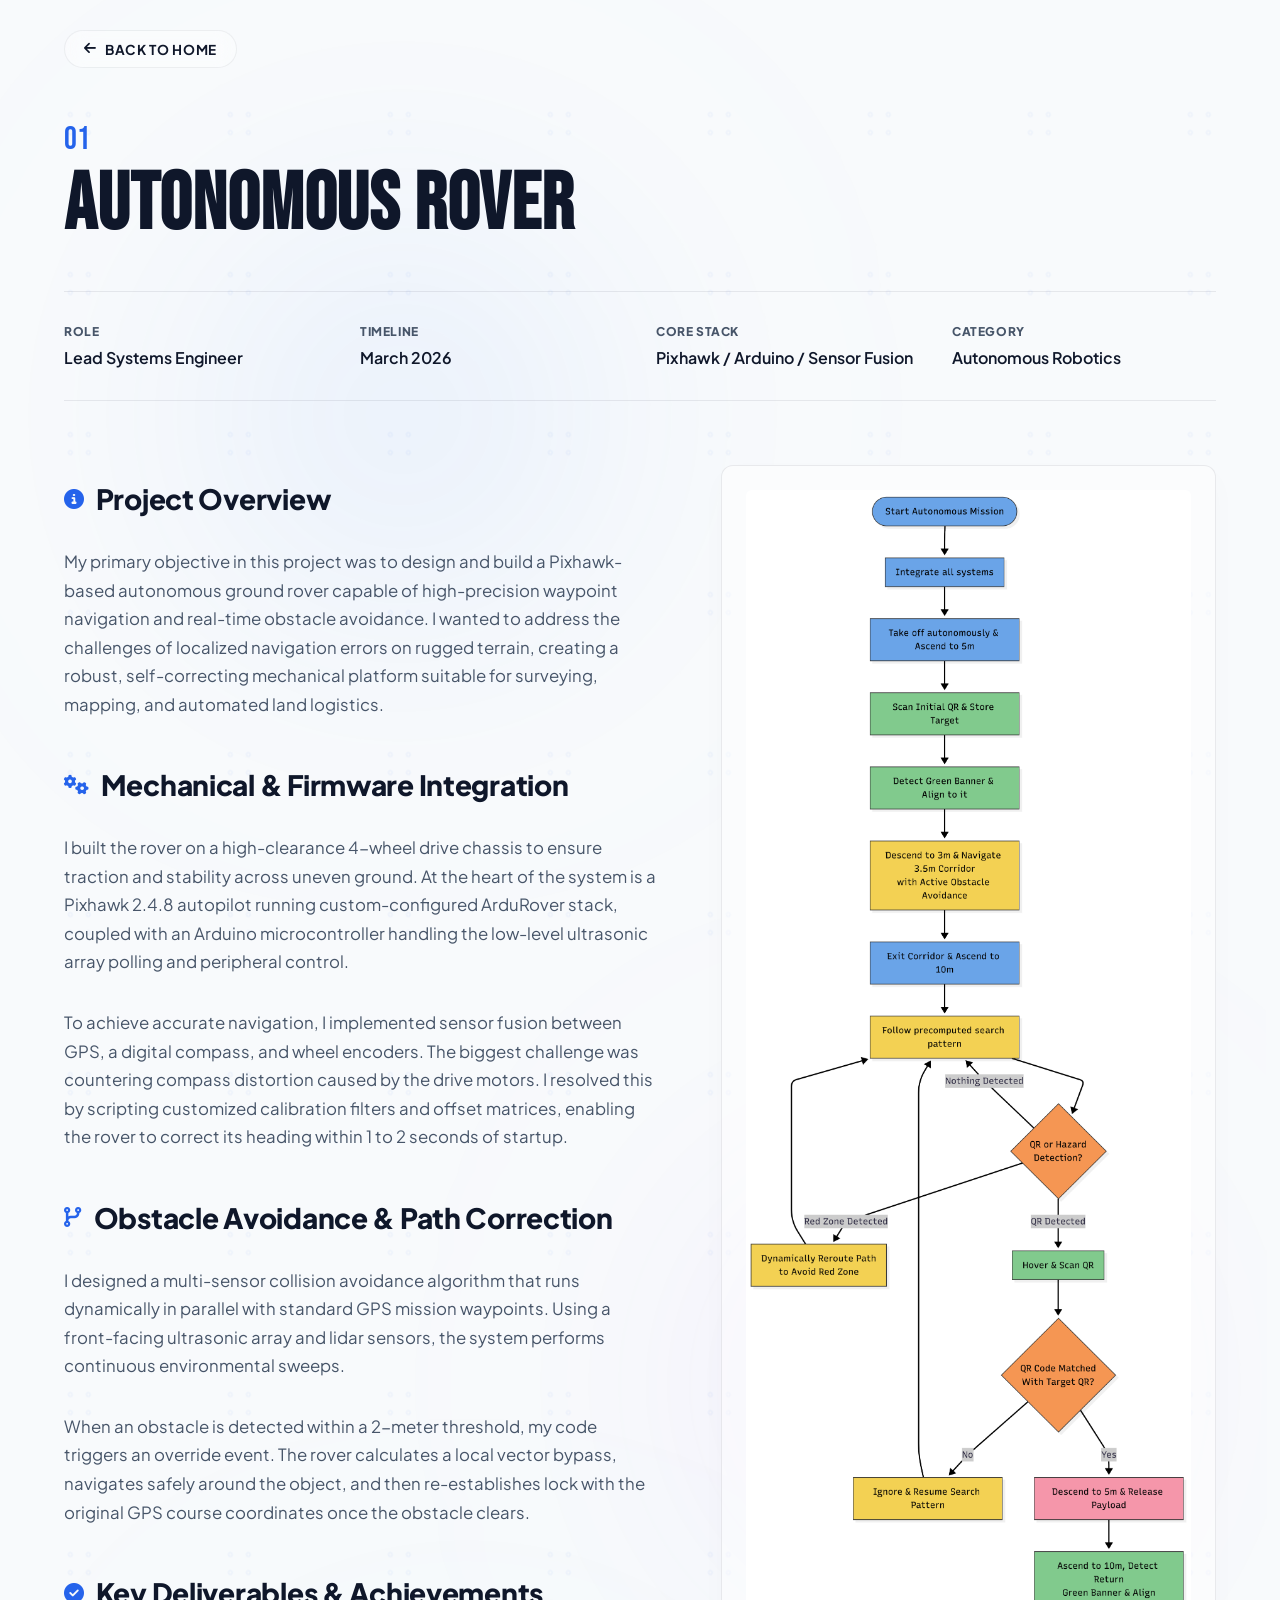
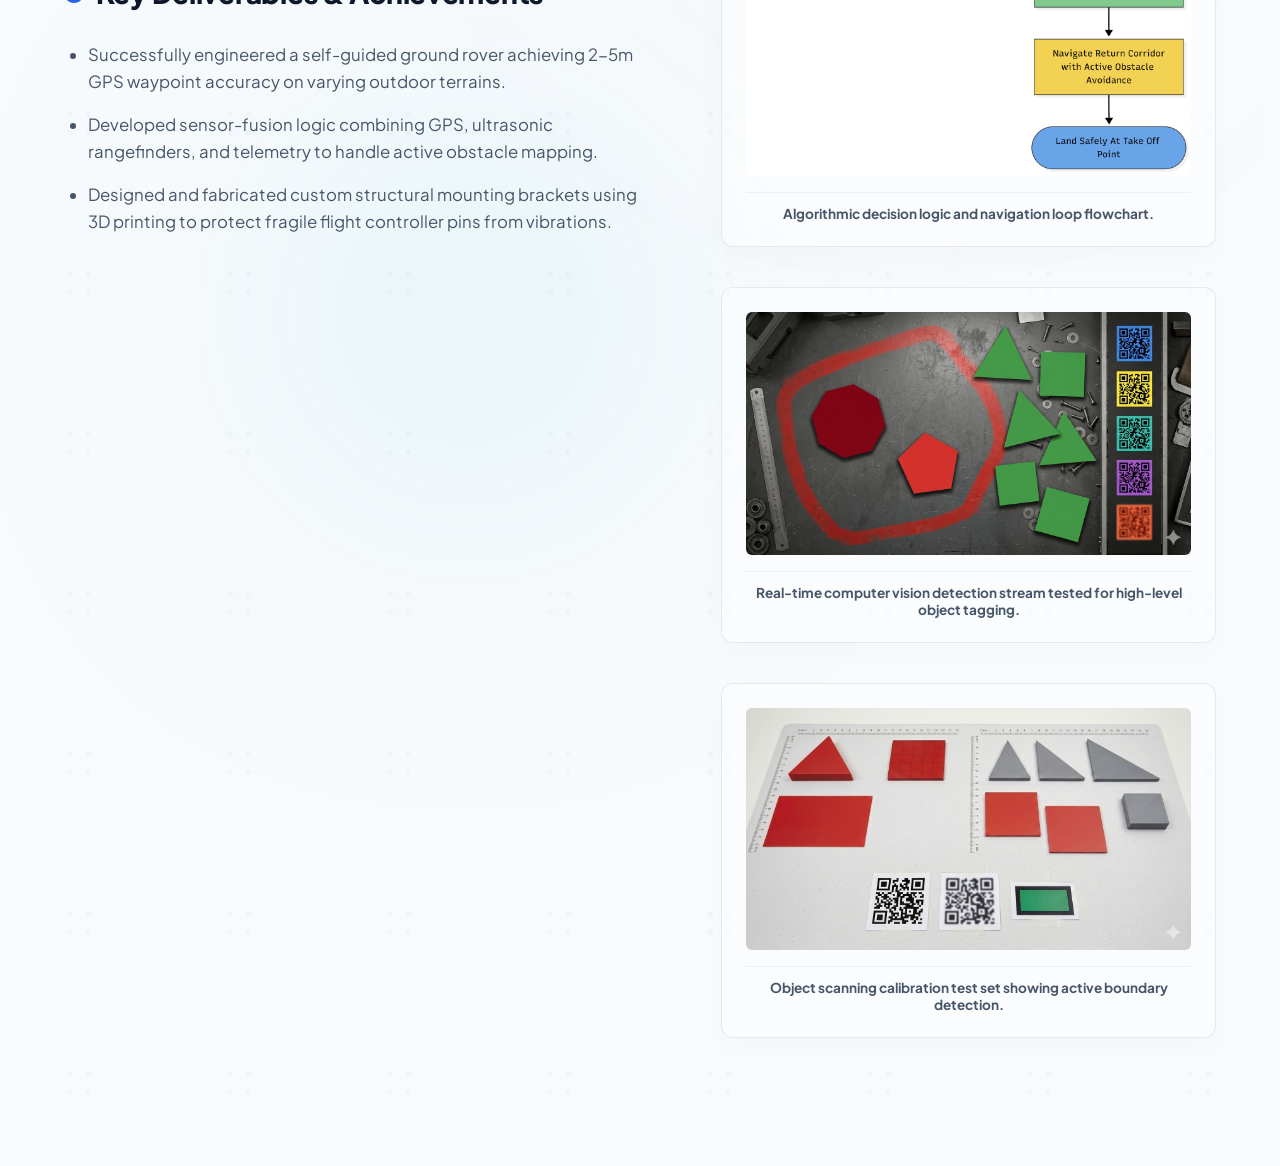
<file: projects/autonomous-rover.html>
<!DOCTYPE html>
<html lang="en">
<head>
  <meta charset="UTF-8">
  <meta name="viewport" content="width=device-width, initial-scale=1.0">
  <title>Autonomous Rover | Sharath Chandra Pabba Portfolio</title>
  <meta name="description" content="Pixhawk-based autonomous ground rover with sensor fusion and obstacle avoidance developed by Sharath Chandra Pabba.">
  
  <!-- Google Fonts -->
  <link rel="preconnect" href="https://fonts.googleapis.com">
  <link rel="preconnect" href="https://fonts.gstatic.com" crossorigin>
  <link href="https://fonts.googleapis.com/css2?family=Bebas+Neue&family=Plus+Jakarta+Sans:wght@300;400;500;600;700;800&display=swap" rel="stylesheet">
  
  <!-- FontAwesome Icons -->
  <link rel="stylesheet" href="https://cdnjs.cloudflare.com/ajax/libs/font-awesome/6.4.0/css/all.min.css">
  
  <!-- Custom Stylesheet (Relative path to styles.css in parent) -->
  <link rel="stylesheet" href="../styles.css">
</head>
<body class="page-loading" style="background-color: var(--color-bg-work);">

  <!-- Glowing Liquid Blur Backdrop -->
  <div class="liquid-blur-container">
    <div class="liquid-blob blob-1"></div>
    <div class="liquid-blob blob-2"></div>
    <div class="liquid-blob blob-3"></div>
  </div>

  <!-- Back Navigation Link -->
  <a href="../index.html" class="back-nav" id="back-home-btn">
    <i class="fa-solid fa-arrow-left"></i> BACK TO HOME
  </a>

  <!-- Project Detail Section -->
  <main class="detail-section">
    <div class="detail-container">
      
      <!-- Header -->
      <header class="detail-header">
        <span class="detail-num">01</span>
        <h1 class="detail-title">Autonomous Rover</h1>
        
        <!-- Meta Details Grid -->
        <div class="detail-meta-grid">
          <div class="meta-item">
            <span class="meta-label">Role</span>
            <span class="meta-val">Lead Systems Engineer</span>
          </div>
          <div class="meta-item">
            <span class="meta-label">Timeline</span>
            <span class="meta-val">March 2026</span>
          </div>
          <div class="meta-item">
            <span class="meta-label">Core Stack</span>
            <span class="meta-val">Pixhawk / Arduino / Sensor Fusion</span>
          </div>
          <div class="meta-item">
            <span class="meta-label">Category</span>
            <span class="meta-val">Autonomous Robotics</span>
          </div>
        </div>
      </header>
      
      <!-- Body Grid -->
      <div class="detail-body-grid">
        
        <!-- Left Text Column -->
        <div class="detail-text-col">
          <h3 class="detail-h3"><i class="fa-solid fa-circle-info"></i> Project Overview</h3>
          <p class="detail-p">
            My primary objective in this project was to design and build a Pixhawk-based autonomous ground rover capable of high-precision waypoint navigation and real-time obstacle avoidance. I wanted to address the challenges of localized navigation errors on rugged terrain, creating a robust, self-correcting mechanical platform suitable for surveying, mapping, and automated land logistics.
          </p>
          
          <h3 class="detail-h3"><i class="fa-solid fa-gears"></i> Mechanical & Firmware Integration</h3>
          <p class="detail-p">
            I built the rover on a high-clearance 4-wheel drive chassis to ensure traction and stability across uneven ground. At the heart of the system is a Pixhawk 2.4.8 autopilot running custom-configured ArduRover stack, coupled with an Arduino microcontroller handling the low-level ultrasonic array polling and peripheral control.
          </p>
          <p class="detail-p">
            To achieve accurate navigation, I implemented sensor fusion between GPS, a digital compass, and wheel encoders. The biggest challenge was countering compass distortion caused by the drive motors. I resolved this by scripting customized calibration filters and offset matrices, enabling the rover to correct its heading within 1 to 2 seconds of startup.
          </p>
          
          <h3 class="detail-h3"><i class="fa-solid fa-code-branch"></i> Obstacle Avoidance & Path Correction</h3>
          <p class="detail-p">
            I designed a multi-sensor collision avoidance algorithm that runs dynamically in parallel with standard GPS mission waypoints. Using a front-facing ultrasonic array and lidar sensors, the system performs continuous environmental sweeps.
          </p>
          <p class="detail-p">
            When an obstacle is detected within a 2-meter threshold, my code triggers an override event. The rover calculates a local vector bypass, navigates safely around the object, and then re-establishes lock with the original GPS course coordinates once the obstacle clears.
          </p>
          
          <h3 class="detail-h3"><i class="fa-solid fa-circle-check"></i> Key Deliverables & Achievements</h3>
          <ul class="detail-list">
            <li>Successfully engineered a self-guided ground rover achieving 2-5m GPS waypoint accuracy on varying outdoor terrains.</li>
            <li>Developed sensor-fusion logic combining GPS, ultrasonic rangefinders, and telemetry to handle active obstacle mapping.</li>
            <li>Designed and fabricated custom structural mounting brackets using 3D printing to protect fragile flight controller pins from vibrations.</li>
          </ul>
        </div>
        
        <!-- Right Media Column -->
        <div class="detail-media-col">
          <div class="media-card" id="media-rover-1">
            <img src="../assets/mission_flowchart.png" alt="Decision Logic Flowchart">
            <div class="media-cap">Algorithmic decision logic and navigation loop flowchart.</div>
          </div>
          
          <div class="media-card" id="media-rover-2">
            <img src="../assets/vision_detection.png" alt="Obstacle Vision Detection">
            <div class="media-cap">Real-time computer vision detection stream tested for high-level object tagging.</div>
          </div>

          <div class="media-card" id="media-rover-3">
            <img src="../assets/image_986eb7f3.png" alt="Active shape scanning calibration">
            <div class="media-cap">Object scanning calibration test set showing active boundary detection.</div>
          </div>
        </div>
        
      </div>
      
    </div>
  </main>

  <!-- Custom Scripts (Dynamic blur effects) -->
  <script src="../app.js"></script>
</body>
</html>
</file>
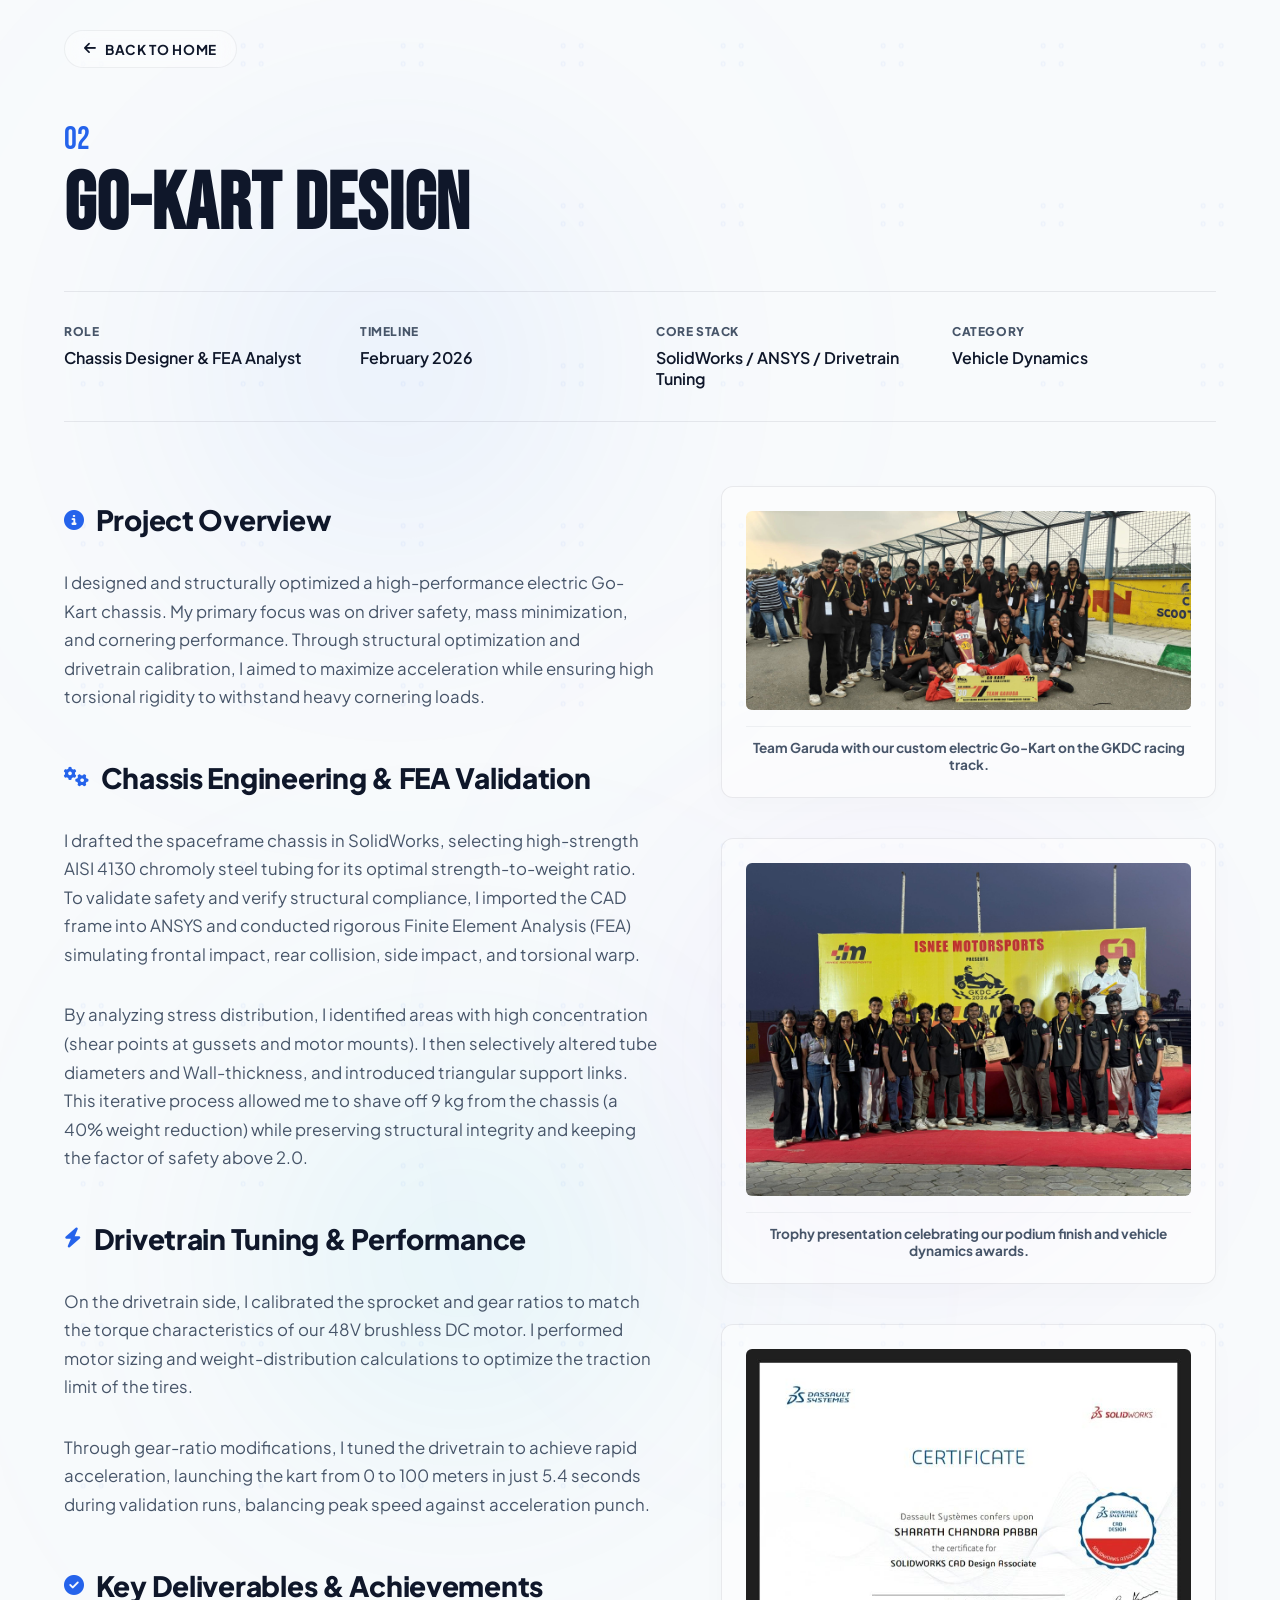
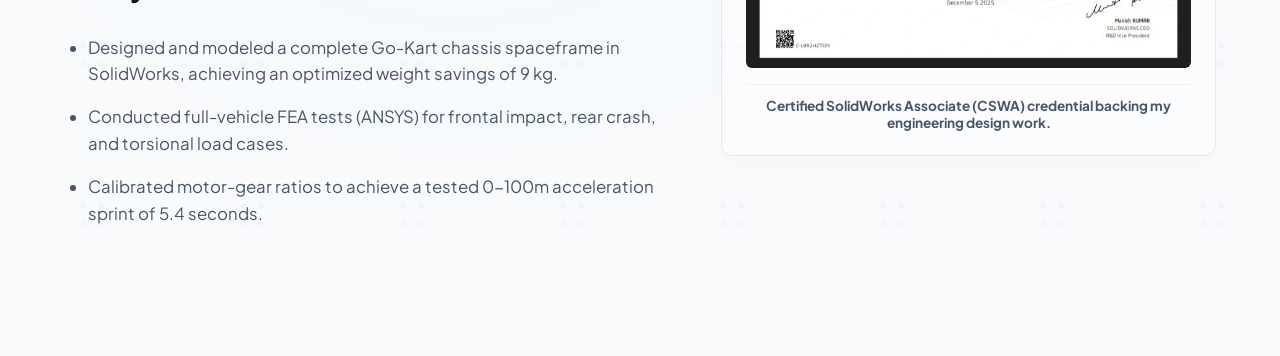
<file: projects/go-kart.html>
<!DOCTYPE html>
<html lang="en">
<head>
  <meta charset="UTF-8">
  <meta name="viewport" content="width=device-width, initial-scale=1.0">
  <title>Go-Kart Design & Optimization | Sharath Chandra Pabba Portfolio</title>
  <meta name="description" content="Go-kart structural chassis optimization and FEA analysis developed by Sharath Chandra Pabba.">
  
  <!-- Google Fonts -->
  <link rel="preconnect" href="https://fonts.googleapis.com">
  <link rel="preconnect" href="https://fonts.gstatic.com" crossorigin>
  <link href="https://fonts.googleapis.com/css2?family=Bebas+Neue&family=Plus+Jakarta+Sans:wght@300;400;500;600;700;800&display=swap" rel="stylesheet">
  
  <!-- FontAwesome Icons -->
  <link rel="stylesheet" href="https://cdnjs.cloudflare.com/ajax/libs/font-awesome/6.4.0/css/all.min.css">
  
  <!-- Custom Stylesheet (Relative path to styles.css in parent) -->
  <link rel="stylesheet" href="../styles.css">
</head>
<body class="page-loading" style="background-color: var(--color-bg-work);">

  <!-- Glowing Liquid Blur Backdrop -->
  <div class="liquid-blur-container">
    <div class="liquid-blob blob-1"></div>
    <div class="liquid-blob blob-2"></div>
    <div class="liquid-blob blob-3"></div>
  </div>

  <!-- Back Navigation Link -->
  <a href="../index.html" class="back-nav" id="back-home-btn">
    <i class="fa-solid fa-arrow-left"></i> BACK TO HOME
  </a>

  <!-- Project Detail Section -->
  <main class="detail-section">
    <div class="detail-container">
      
      <!-- Header -->
      <header class="detail-header">
        <span class="detail-num">02</span>
        <h1 class="detail-title">Go-Kart Design</h1>
        
        <!-- Meta Details Grid -->
        <div class="detail-meta-grid">
          <div class="meta-item">
            <span class="meta-label">Role</span>
            <span class="meta-val">Chassis Designer & FEA Analyst</span>
          </div>
          <div class="meta-item">
            <span class="meta-label">Timeline</span>
            <span class="meta-val">February 2026</span>
          </div>
          <div class="meta-item">
            <span class="meta-label">Core Stack</span>
            <span class="meta-val">SolidWorks / ANSYS / Drivetrain Tuning</span>
          </div>
          <div class="meta-item">
            <span class="meta-label">Category</span>
            <span class="meta-val">Vehicle Dynamics</span>
          </div>
        </div>
      </header>
      
      <!-- Body Grid -->
      <div class="detail-body-grid">
        
        <!-- Left Text Column -->
        <div class="detail-text-col">
          <h3 class="detail-h3"><i class="fa-solid fa-circle-info"></i> Project Overview</h3>
          <p class="detail-p">
            I designed and structurally optimized a high-performance electric Go-Kart chassis. My primary focus was on driver safety, mass minimization, and cornering performance. Through structural optimization and drivetrain calibration, I aimed to maximize acceleration while ensuring high torsional rigidity to withstand heavy cornering loads.
          </p>
          
          <h3 class="detail-h3"><i class="fa-solid fa-gears"></i> Chassis Engineering & FEA Validation</h3>
          <p class="detail-p">
            I drafted the spaceframe chassis in SolidWorks, selecting high-strength AISI 4130 chromoly steel tubing for its optimal strength-to-weight ratio. To validate safety and verify structural compliance, I imported the CAD frame into ANSYS and conducted rigorous Finite Element Analysis (FEA) simulating frontal impact, rear collision, side impact, and torsional warp.
          </p>
          <p class="detail-p">
            By analyzing stress distribution, I identified areas with high concentration (shear points at gussets and motor mounts). I then selectively altered tube diameters and Wall-thickness, and introduced triangular support links. This iterative process allowed me to shave off 9 kg from the chassis (a 40% weight reduction) while preserving structural integrity and keeping the factor of safety above 2.0.
          </p>
          
          <h3 class="detail-h3"><i class="fa-solid fa-bolt"></i> Drivetrain Tuning & Performance</h3>
          <p class="detail-p">
            On the drivetrain side, I calibrated the sprocket and gear ratios to match the torque characteristics of our 48V brushless DC motor. I performed motor sizing and weight-distribution calculations to optimize the traction limit of the tires.
          </p>
          <p class="detail-p">
            Through gear-ratio modifications, I tuned the drivetrain to achieve rapid acceleration, launching the kart from 0 to 100 meters in just 5.4 seconds during validation runs, balancing peak speed against acceleration punch.
          </p>
          
          <h3 class="detail-h3"><i class="fa-solid fa-circle-check"></i> Key Deliverables & Achievements</h3>
          <ul class="detail-list">
            <li>Designed and modeled a complete Go-Kart chassis spaceframe in SolidWorks, achieving an optimized weight savings of 9 kg.</li>
            <li>Conducted full-vehicle FEA tests (ANSYS) for frontal impact, rear crash, and torsional load cases.</li>
            <li>Calibrated motor-gear ratios to achieve a tested 0-100m acceleration sprint of 5.4 seconds.</li>
          </ul>
        </div>
        
        <!-- Right Media Column -->
        <div class="detail-media-col">
          <div class="media-card" id="media-gokart-1">
            <img src="../assets/gokart_team.jpg" alt="Team Garuda Go-Kart on track">
            <div class="media-cap">Team Garuda with our custom electric Go-Kart on the GKDC racing track.</div>
          </div>

          <div class="media-card" id="media-gokart-2">
            <img src="../assets/gokart_trophy.jpg" alt="GKDC Motorsports Trophy Presentation">
            <div class="media-cap">Trophy presentation celebrating our podium finish and vehicle dynamics awards.</div>
          </div>

          <div class="media-card" id="media-gokart-3">
            <img src="../assets/cswa_certificate.jpg" alt="CSWA Certified SolidWorks Associate">
            <div class="media-cap">Certified SolidWorks Associate (CSWA) credential backing my engineering design work.</div>
          </div>
        </div>
        
      </div>
      
    </div>
  </main>

  <!-- Custom Scripts (Dynamic blur effects) -->
  <script src="../app.js"></script>
</body>
</html>
</file>
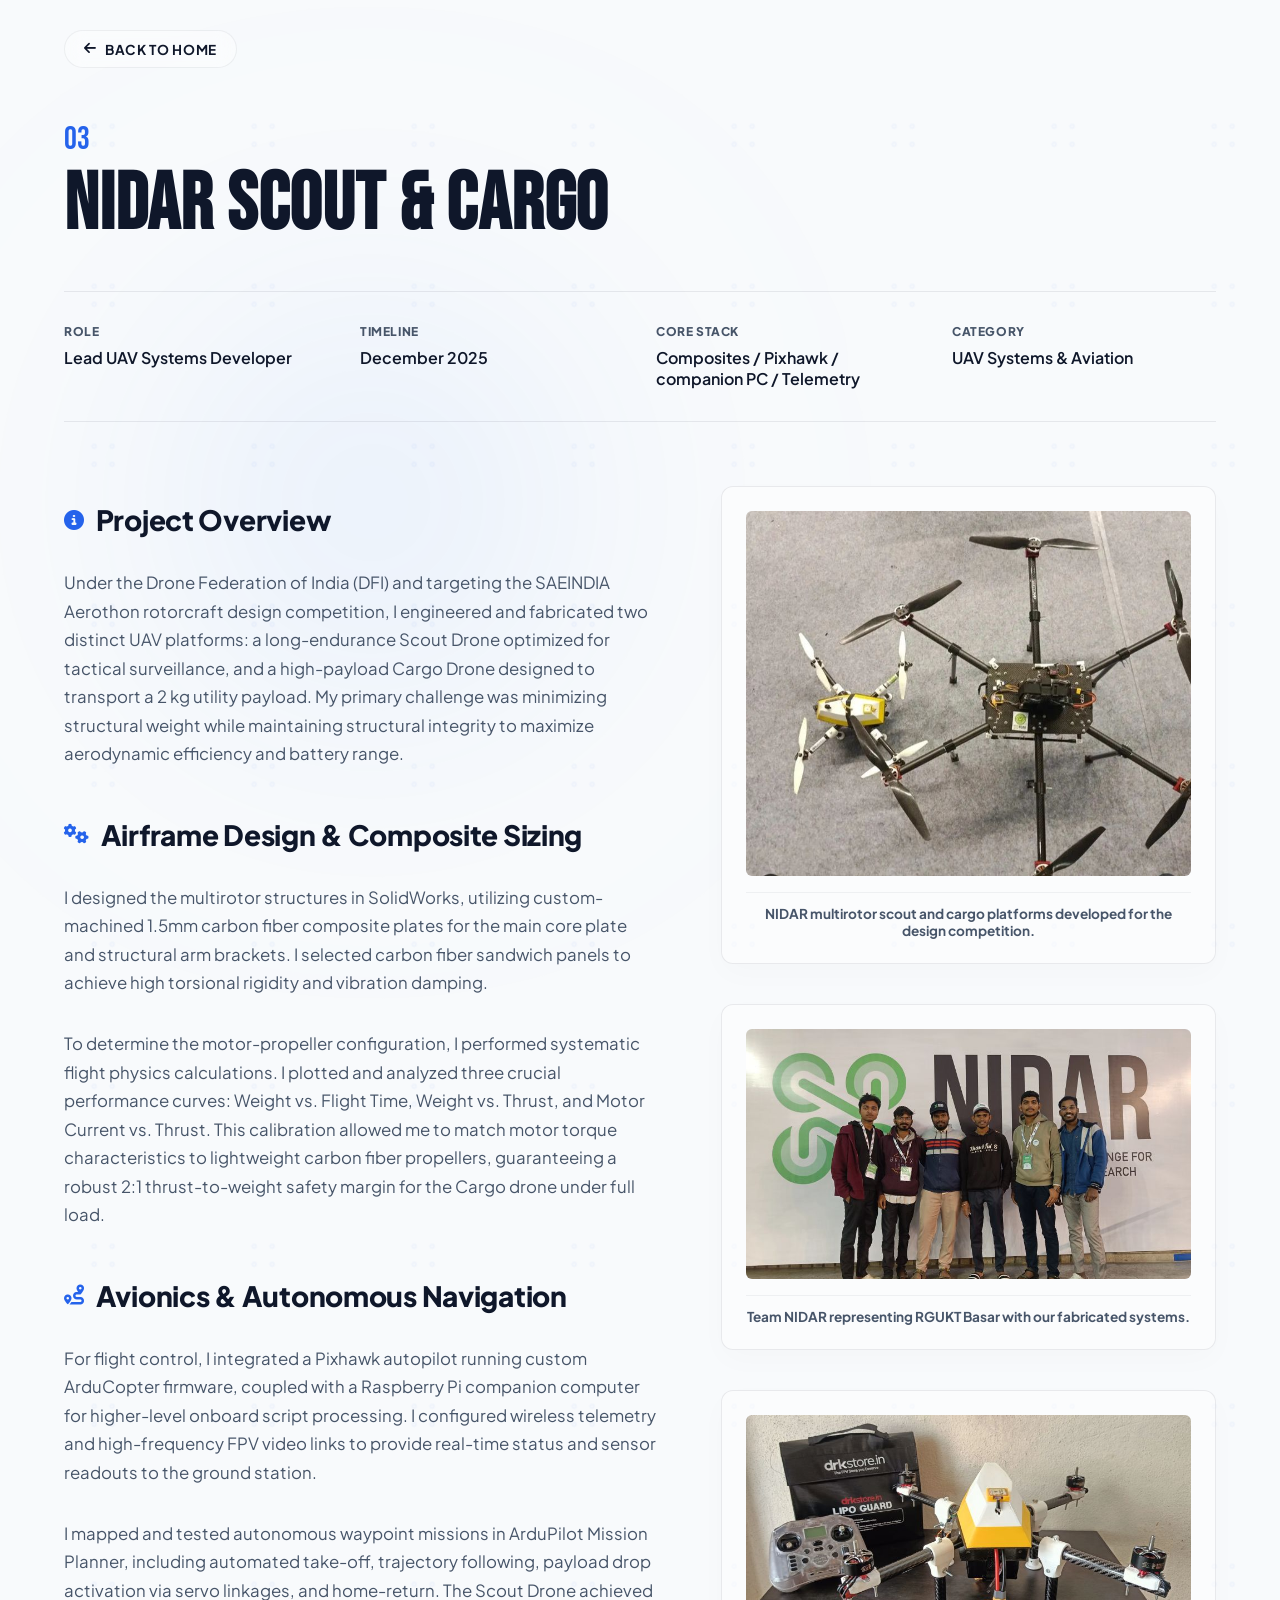
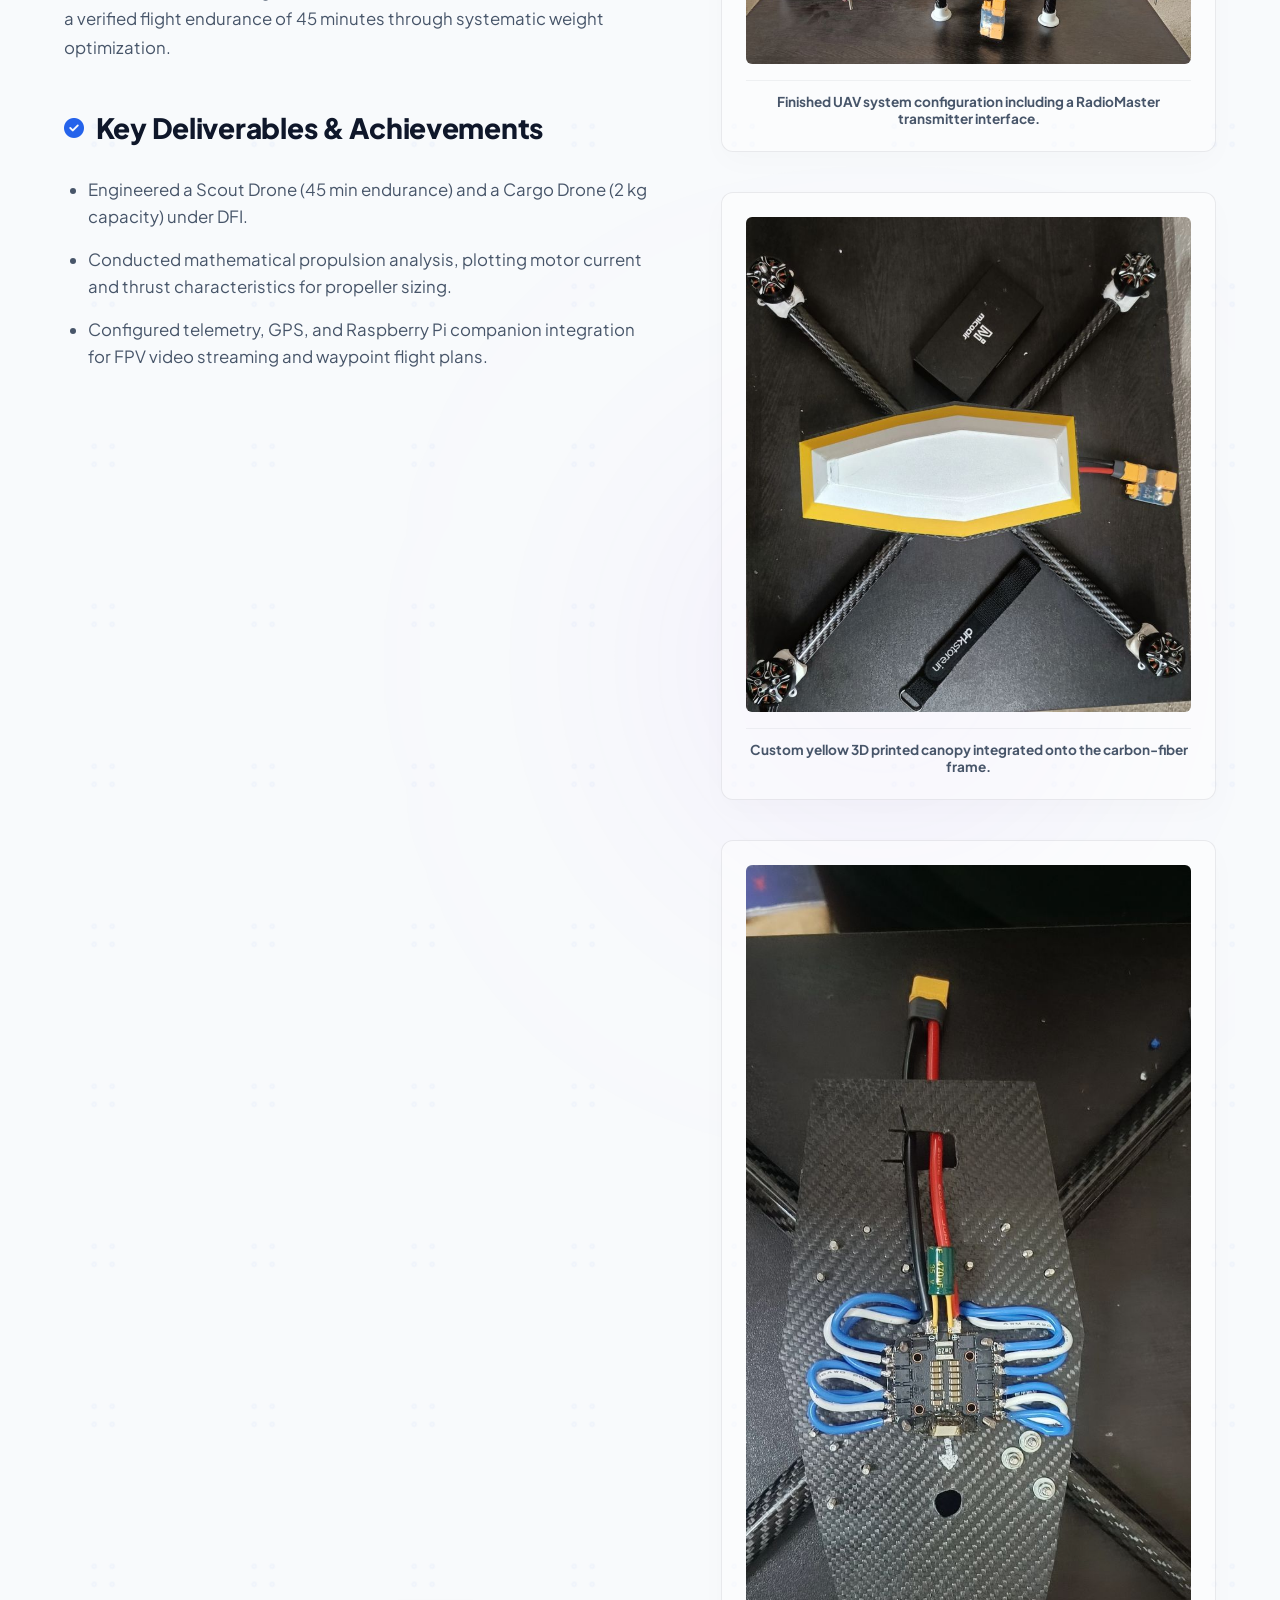
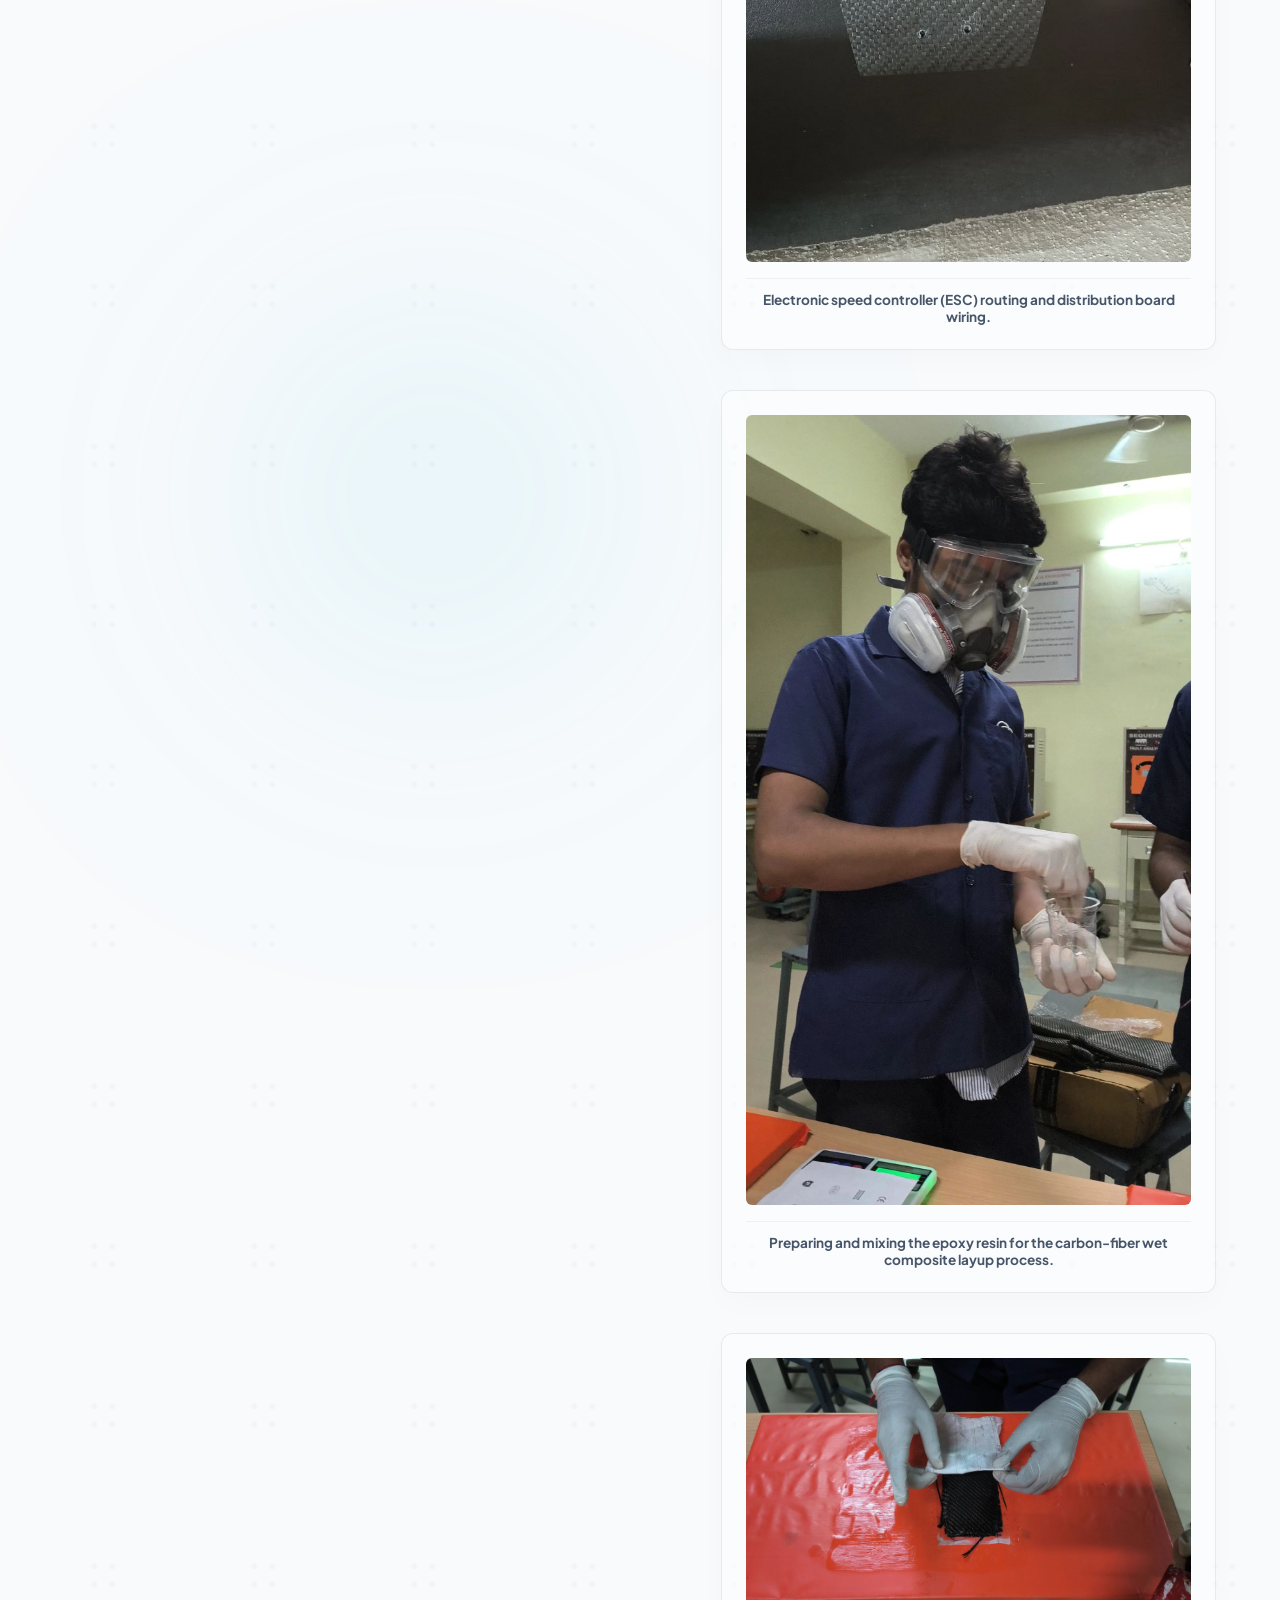
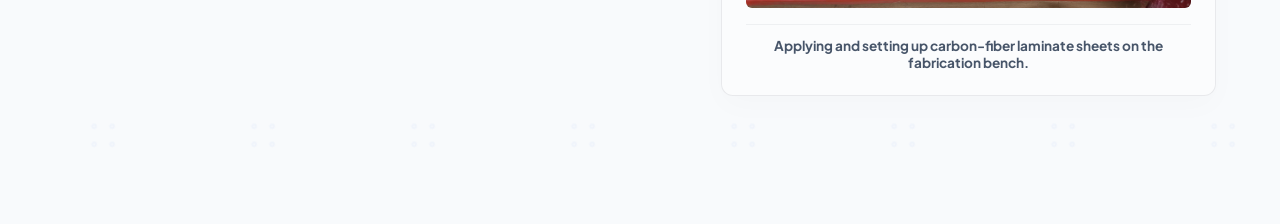
<file: projects/nidar-drone.html>
<!DOCTYPE html>
<html lang="en">
<head>
  <meta charset="UTF-8">
  <meta name="viewport" content="width=device-width, initial-scale=1.0">
  <title>NIDAR Scout & Cargo UAV | Sharath Chandra Pabba Portfolio</title>
  <meta name="description" content="High-endurance scout and cargo delivery drones developed by Sharath Chandra Pabba under DFI & SAEINDIA Aerothon.">
  
  <!-- Google Fonts -->
  <link rel="preconnect" href="https://fonts.googleapis.com">
  <link rel="preconnect" href="https://fonts.gstatic.com" crossorigin>
  <link href="https://fonts.googleapis.com/css2?family=Bebas+Neue&family=Plus+Jakarta+Sans:wght@300;400;500;600;700;800&display=swap" rel="stylesheet">
  
  <!-- FontAwesome Icons -->
  <link rel="stylesheet" href="https://cdnjs.cloudflare.com/ajax/libs/font-awesome/6.4.0/css/all.min.css">
  
  <!-- Custom Stylesheet (Relative path to styles.css in parent) -->
  <link rel="stylesheet" href="../styles.css">
</head>
<body class="page-loading" style="background-color: var(--color-bg-work);">

  <!-- Glowing Liquid Blur Backdrop -->
  <div class="liquid-blur-container">
    <div class="liquid-blob blob-1"></div>
    <div class="liquid-blob blob-2"></div>
    <div class="liquid-blob blob-3"></div>
  </div>

  <!-- Back Navigation Link -->
  <a href="../index.html" class="back-nav" id="back-home-btn">
    <i class="fa-solid fa-arrow-left"></i> BACK TO HOME
  </a>

  <!-- Project Detail Section -->
  <main class="detail-section">
    <div class="detail-container">
      
      <!-- Header -->
      <header class="detail-header">
        <span class="detail-num">03</span>
        <h1 class="detail-title">NIDAR Scout & Cargo</h1>
        
        <!-- Meta Details Grid -->
        <div class="detail-meta-grid">
          <div class="meta-item">
            <span class="meta-label">Role</span>
            <span class="meta-val">Lead UAV Systems Developer</span>
          </div>
          <div class="meta-item">
            <span class="meta-label">Timeline</span>
            <span class="meta-val">December 2025</span>
          </div>
          <div class="meta-item">
            <span class="meta-label">Core Stack</span>
            <span class="meta-val">Composites / Pixhawk / companion PC / Telemetry</span>
          </div>
          <div class="meta-item">
            <span class="meta-label">Category</span>
            <span class="meta-val">UAV Systems & Aviation</span>
          </div>
        </div>
      </header>
      
      <!-- Body Grid -->
      <div class="detail-body-grid">
        
        <!-- Left Text Column -->
        <div class="detail-text-col">
          <h3 class="detail-h3"><i class="fa-solid fa-circle-info"></i> Project Overview</h3>
          <p class="detail-p">
            Under the Drone Federation of India (DFI) and targeting the SAEINDIA Aerothon rotorcraft design competition, I engineered and fabricated two distinct UAV platforms: a long-endurance Scout Drone optimized for tactical surveillance, and a high-payload Cargo Drone designed to transport a 2 kg utility payload. My primary challenge was minimizing structural weight while maintaining structural integrity to maximize aerodynamic efficiency and battery range.
          </p>
          
          <h3 class="detail-h3"><i class="fa-solid fa-gears"></i> Airframe Design & Composite Sizing</h3>
          <p class="detail-p">
            I designed the multirotor structures in SolidWorks, utilizing custom-machined 1.5mm carbon fiber composite plates for the main core plate and structural arm brackets. I selected carbon fiber sandwich panels to achieve high torsional rigidity and vibration damping.
          </p>
          <p class="detail-p">
            To determine the motor-propeller configuration, I performed systematic flight physics calculations. I plotted and analyzed three crucial performance curves: Weight vs. Flight Time, Weight vs. Thrust, and Motor Current vs. Thrust. This calibration allowed me to match motor torque characteristics to lightweight carbon fiber propellers, guaranteeing a robust 2:1 thrust-to-weight safety margin for the Cargo drone under full load.
          </p>
          
          <h3 class="detail-h3"><i class="fa-solid fa-route"></i> Avionics & Autonomous Navigation</h3>
          <p class="detail-p">
            For flight control, I integrated a Pixhawk autopilot running custom ArduCopter firmware, coupled with a Raspberry Pi companion computer for higher-level onboard script processing. I configured wireless telemetry and high-frequency FPV video links to provide real-time status and sensor readouts to the ground station.
          </p>
          <p class="detail-p">
            I mapped and tested autonomous waypoint missions in ArduPilot Mission Planner, including automated take-off, trajectory following, payload drop activation via servo linkages, and home-return. The Scout Drone achieved a verified flight endurance of 45 minutes through systematic weight optimization.
          </p>
          
          <h3 class="detail-h3"><i class="fa-solid fa-circle-check"></i> Key Deliverables & Achievements</h3>
          <ul class="detail-list">
            <li>Engineered a Scout Drone (45 min endurance) and a Cargo Drone (2 kg capacity) under DFI.</li>
            <li>Conducted mathematical propulsion analysis, plotting motor current and thrust characteristics for propeller sizing.</li>
            <li>Configured telemetry, GPS, and Raspberry Pi companion integration for FPV video streaming and waypoint flight plans.</li>
          </ul>
        </div>
        
        <!-- Right Media Column -->
        <div class="detail-media-col">
          <div class="media-card" id="media-drone-1">
            <img src="../assets/nidar_drones.jpg" alt="NIDAR multirotor drone platforms">
            <div class="media-cap">NIDAR multirotor scout and cargo platforms developed for the design competition.</div>
          </div>
          
          <div class="media-card" id="media-drone-2">
            <img src="../assets/nidar_team.jpg" alt="NIDAR drone engineering team">
            <div class="media-cap">Team NIDAR representing RGUKT Basar with our fabricated systems.</div>
          </div>

          <div class="media-card" id="media-drone-3">
            <img src="../assets/nidar_assembled.jpg" alt="Fully assembled scout drone">
            <div class="media-cap">Finished UAV system configuration including a RadioMaster transmitter interface.</div>
          </div>

          <div class="media-card" id="media-drone-4">
            <img src="../assets/nidar_construction.jpg" alt="Drone composite structural frame assembly">
            <div class="media-cap">Custom yellow 3D printed canopy integrated onto the carbon-fiber frame.</div>
          </div>

          <div class="media-card" id="media-drone-5">
            <img src="../assets/nidar_esc.jpg" alt="ESC electronic wiring and assembly">
            <div class="media-cap">Electronic speed controller (ESC) routing and distribution board wiring.</div>
          </div>

          <div class="media-card" id="media-drone-6">
            <img src="../assets/composite_fabrication.jpg" alt="Carbon composite wet layup mixing">
            <div class="media-cap">Preparing and mixing the epoxy resin for the carbon-fiber wet composite layup process.</div>
          </div>

          <div class="media-card" id="media-drone-7">
            <img src="../assets/composite_layup.jpg" alt="Carbon-fiber sheet bonding layup">
            <div class="media-cap">Applying and setting up carbon-fiber laminate sheets on the fabrication bench.</div>
          </div>
        </div>
        
      </div>
      
    </div>
  </main>

  <!-- Custom Scripts (Dynamic blur effects) -->
  <script src="../app.js"></script>
</body>
</html>
</file>
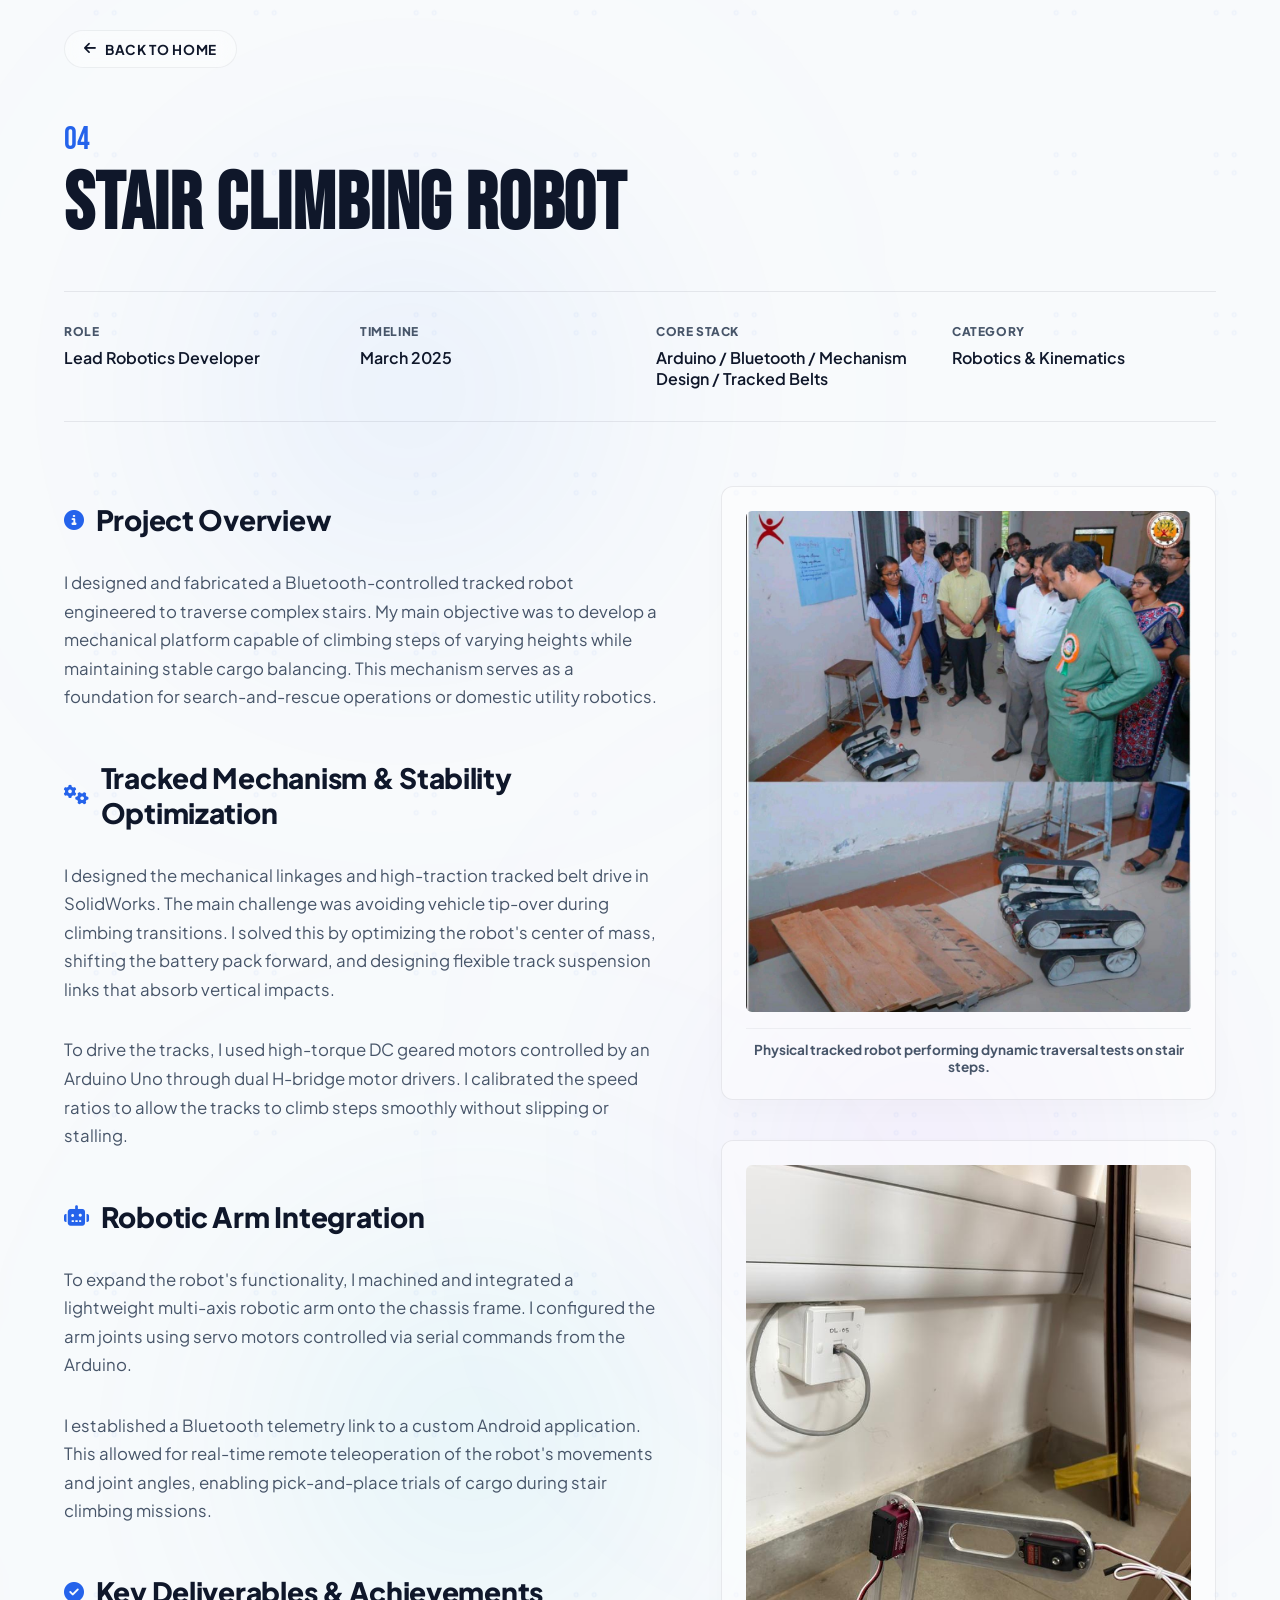
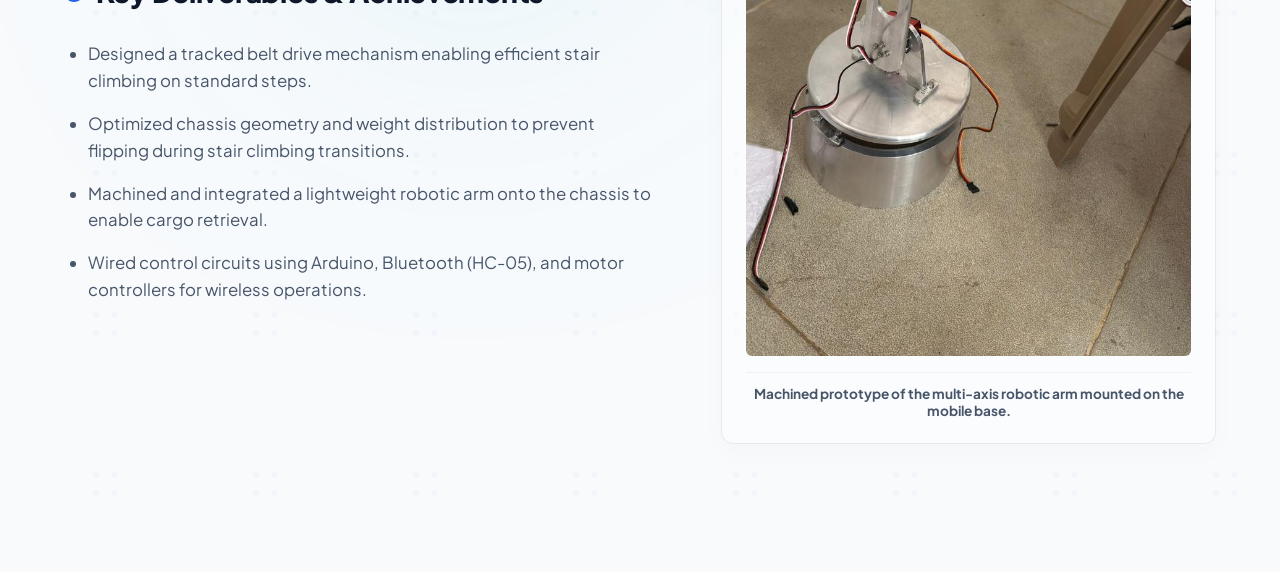
<file: projects/stair-climber.html>
<!DOCTYPE html>
<html lang="en">
<head>
  <meta charset="UTF-8">
  <meta name="viewport" content="width=device-width, initial-scale=1.0">
  <title>Stair Climbing Robot | Sharath Chandra Pabba Portfolio</title>
  <meta name="description" content="Tracked mobile robot for stair traversal and cargo manipulation developed by Sharath Chandra Pabba.">
  
  <!-- Google Fonts -->
  <link rel="preconnect" href="https://fonts.googleapis.com">
  <link rel="preconnect" href="https://fonts.gstatic.com" crossorigin>
  <link href="https://fonts.googleapis.com/css2?family=Bebas+Neue&family=Plus+Jakarta+Sans:wght@300;400;500;600;700;800&display=swap" rel="stylesheet">
  
  <!-- FontAwesome Icons -->
  <link rel="stylesheet" href="https://cdnjs.cloudflare.com/ajax/libs/font-awesome/6.4.0/css/all.min.css">
  
  <!-- Custom Stylesheet (Relative path to styles.css in parent) -->
  <link rel="stylesheet" href="../styles.css">
</head>
<body class="page-loading" style="background-color: var(--color-bg-work);">

  <!-- Glowing Liquid Blur Backdrop -->
  <div class="liquid-blur-container">
    <div class="liquid-blob blob-1"></div>
    <div class="liquid-blob blob-2"></div>
    <div class="liquid-blob blob-3"></div>
  </div>

  <!-- Back Navigation Link -->
  <a href="../index.html" class="back-nav" id="back-home-btn">
    <i class="fa-solid fa-arrow-left"></i> BACK TO HOME
  </a>

  <!-- Project Detail Section -->
  <main class="detail-section">
    <div class="detail-container">
      
      <!-- Header -->
      <header class="detail-header">
        <span class="detail-num">04</span>
        <h1 class="detail-title">Stair Climbing Robot</h1>
        
        <!-- Meta Details Grid -->
        <div class="detail-meta-grid">
          <div class="meta-item">
            <span class="meta-label">Role</span>
            <span class="meta-val">Lead Robotics Developer</span>
          </div>
          <div class="meta-item">
            <span class="meta-label">Timeline</span>
            <span class="meta-val">March 2025</span>
          </div>
          <div class="meta-item">
            <span class="meta-label">Core Stack</span>
            <span class="meta-val">Arduino / Bluetooth / Mechanism Design / Tracked Belts</span>
          </div>
          <div class="meta-item">
            <span class="meta-label">Category</span>
            <span class="meta-val">Robotics & Kinematics</span>
          </div>
        </div>
      </header>
      
      <!-- Body Grid -->
      <div class="detail-body-grid">
        
        <!-- Left Text Column -->
        <div class="detail-text-col">
          <h3 class="detail-h3"><i class="fa-solid fa-circle-info"></i> Project Overview</h3>
          <p class="detail-p">
            I designed and fabricated a Bluetooth-controlled tracked robot engineered to traverse complex stairs. My main objective was to develop a mechanical platform capable of climbing steps of varying heights while maintaining stable cargo balancing. This mechanism serves as a foundation for search-and-rescue operations or domestic utility robotics.
          </p>
          
          <h3 class="detail-h3"><i class="fa-solid fa-gears"></i> Tracked Mechanism & Stability Optimization</h3>
          <p class="detail-p">
            I designed the mechanical linkages and high-traction tracked belt drive in SolidWorks. The main challenge was avoiding vehicle tip-over during climbing transitions. I solved this by optimizing the robot's center of mass, shifting the battery pack forward, and designing flexible track suspension links that absorb vertical impacts.
          </p>
          <p class="detail-p">
            To drive the tracks, I used high-torque DC geared motors controlled by an Arduino Uno through dual H-bridge motor drivers. I calibrated the speed ratios to allow the tracks to climb steps smoothly without slipping or stalling.
          </p>
          
          <h3 class="detail-h3"><i class="fa-solid fa-robot"></i> Robotic Arm Integration</h3>
          <p class="detail-p">
            To expand the robot's functionality, I machined and integrated a lightweight multi-axis robotic arm onto the chassis frame. I configured the arm joints using servo motors controlled via serial commands from the Arduino.
          </p>
          <p class="detail-p">
            I established a Bluetooth telemetry link to a custom Android application. This allowed for real-time remote teleoperation of the robot's movements and joint angles, enabling pick-and-place trials of cargo during stair climbing missions.
          </p>
          
          <h3 class="detail-h3"><i class="fa-solid fa-circle-check"></i> Key Deliverables & Achievements</h3>
          <ul class="detail-list">
            <li>Designed a tracked belt drive mechanism enabling efficient stair climbing on standard steps.</li>
            <li>Optimized chassis geometry and weight distribution to prevent flipping during stair climbing transitions.</li>
            <li>Machined and integrated a lightweight robotic arm onto the chassis to enable cargo retrieval.</li>
            <li>Wired control circuits using Arduino, Bluetooth (HC-05), and motor controllers for wireless operations.</li>
          </ul>
        </div>
        
        <!-- Right Media Column -->
        <div class="detail-media-col">
          <div class="media-card" id="media-stair-1">
            <img src="../assets/stair_climber_demo.jpg" alt="Tracked robot traversing stairs">
            <div class="media-cap">Physical tracked robot performing dynamic traversal tests on stair steps.</div>
          </div>
          
          <div class="media-card" id="media-stair-2">
            <img src="../assets/robotic_arm.jpg" alt="Machined Robotic Arm mounting">
            <div class="media-cap">Machined prototype of the multi-axis robotic arm mounted on the mobile base.</div>
          </div>
        </div>
        
      </div>
      
    </div>
  </main>

  <!-- Custom Scripts (Dynamic blur effects) -->
  <script src="../app.js"></script>
</body>
</html>
</file>
<file: styles.css>
/* 
  Sharath Chandra Pabba - Portfolio Stylesheet (v2)
  Theme: Ultra-Premium Minimalist with Glowing Liquid Blur
*/

:root {
  /* Color System */
  --color-bg-hero: #e6e9ee;
  --color-bg-about: #080c12;
  --color-bg-work: #f8fafc;
  --color-bg-footer: #dadee4;
  --color-text-dark: #0f172a;
  --color-text-light: #f8fafc;
  --color-text-muted-dark: #475569;
  --color-text-muted-light: #94a3b8;
  --color-accent: #2563eb;
  --color-accent-glow: rgba(37, 99, 235, 0.15);
  --color-border-dark: rgba(15, 23, 42, 0.08);
  --color-border-light: rgba(248, 250, 252, 0.08);
  
  /* Navbar background variables */
  --color-navbar-bg: rgba(230, 233, 238, 0.45);
  --color-navbar-scrolled-bg: rgba(230, 233, 238, 0.75);
  
  /* Modal backdrop variables */
  --color-modal-bg: rgba(248, 250, 252, 0.75);
  --color-modal-border: rgba(15, 23, 42, 0.08);
  
  /* Fonts */
  --font-display: 'Bebas Neue', sans-serif;
  --font-body: 'Plus Jakarta Sans', sans-serif;
  
  /* Transitions */
  --transition-smooth: all 0.6s cubic-bezier(0.16, 1, 0.3, 1);
  --transition-fast: all 0.25s cubic-bezier(0.16, 1, 0.3, 1);
}

/* Reset & Base Styles */
* {
  margin: 0;
  padding: 0;
  box-sizing: border-box;
}

html {
  scroll-behavior: smooth;
  overflow-x: hidden;
}

body {
  font-family: var(--font-body);
  background-color: var(--color-bg-hero);
  color: var(--color-text-dark);
  overflow-x: hidden;
  -webkit-font-smoothing: antialiased;
  position: relative;
}

a {
  text-decoration: none;
  color: inherit;
  transition: var(--transition-fast);
}

button {
  cursor: pointer;
  border: none;
  background: none;
  font-family: inherit;
  transition: var(--transition-fast);
}

/* Scrollbar Styles */
::-webkit-scrollbar {
  width: 8px;
}
::-webkit-scrollbar-track {
  background: var(--color-bg-hero);
}
::-webkit-scrollbar-thumb {
  background: var(--color-text-muted-dark);
  border-radius: 4px;
}
::-webkit-scrollbar-thumb:hover {
  background: var(--color-text-dark);
}

/* Typography Helpers */
.badge {
  display: inline-block;
  padding: 0.5rem 1rem;
  border: 1px solid var(--color-text-dark);
  border-radius: 100px;
  font-size: 0.75rem;
  font-weight: 700;
  letter-spacing: 0.1em;
  text-transform: uppercase;
  margin-bottom: 1.5rem;
}

/* -----------------------------------------------
   OPTIMIZED LIQUID BLUR BACKDROP
   ----------------------------------------------- */
.liquid-blur-container {
  position: absolute;
  top: 0;
  left: 0;
  width: 100%;
  height: 100%;
  overflow: hidden;
  pointer-events: none;
  z-index: -1;
}

/* Diagonal Grid Background wrapper */
.diagonal-grid-wrapper {
  position: absolute;
  top: -30%;
  left: -30%;
  width: 160%;
  height: 160%;
  z-index: 0;
  pointer-events: none;
  mix-blend-mode: difference;
  will-change: transform;
}


.liquid-blob {
  position: absolute;
  width: 45vw;
  height: 45vw;
  max-width: 600px;
  max-height: 600px;
  border-radius: 50%;
  filter: blur(120px);
  -webkit-filter: blur(120px);
  opacity: 0.12;
  mix-blend-mode: multiply;
  will-change: transform;
}

.blob-1 {
  background: radial-gradient(circle, #3b82f6 0%, rgba(59, 130, 246, 0) 70%);
  top: 5%;
  left: 10%;
  animation: drift-1 25s infinite alternate ease-in-out;
}

.blob-2 {
  background: radial-gradient(circle, #a855f7 0%, rgba(168, 85, 247, 0) 70%);
  top: 40%;
  right: 5%;
  animation: drift-2 30s infinite alternate ease-in-out;
}

.blob-3 {
  background: radial-gradient(circle, #06b6d4 0%, rgba(6, 182, 212, 0) 70%);
  bottom: 20%;
  left: 15%;
  animation: drift-3 28s infinite alternate ease-in-out;
}

@keyframes drift-1 {
  0% { transform: translate3d(0, 0, 0) scale(1); }
  100% { transform: translate3d(120px, 80px, 0) scale(1.15); }
}

@keyframes drift-2 {
  0% { transform: translate3d(0, 0, 0) scale(1); }
  100% { transform: translate3d(-140px, 60px, 0) scale(0.9); }
}

@keyframes drift-3 {
  0% { transform: translate3d(0, 0, 0) scale(1.1); }
  100% { transform: translate3d(100px, -70px, 0) scale(1); }
}

/* Page Transition System */
body {
  opacity: 1;
  transition: opacity 0.6s cubic-bezier(0.16, 1, 0.3, 1);
}

body.page-loading {
  opacity: 0;
}

body.page-exit {
  opacity: 0;
}

/* Staggered entrance for all content (Home and Subpages) */
.hero-headline, #hero-title-badge,
.detail-num, .detail-title, .detail-meta-grid,
.section-title, .work-intro {
  opacity: 0;
  filter: blur(10px);
  transform: translateY(15px);
  transition: opacity 0.8s cubic-bezier(0.16, 1, 0.3, 1),
              filter 0.8s cubic-bezier(0.16, 1, 0.3, 1),
              transform 0.8s cubic-bezier(0.16, 1, 0.3, 1);
}

.hero-desc, .hero-location,
.detail-text-col, .proj-left, .proj-right {
  opacity: 0;
  filter: blur(10px);
  transform: translateY(15px);
  transition: opacity 0.8s cubic-bezier(0.16, 1, 0.3, 1),
              filter 0.8s cubic-bezier(0.16, 1, 0.3, 1),
              transform 0.8s cubic-bezier(0.16, 1, 0.3, 1);
}

/* Staggered entrance for design/media elements */
.hero-interactive-center, .hero-profile-img, .bg-orbit-lines,
.detail-media-col, .media-card, .diagonal-grid-wrapper, .liquid-blur-container {
  opacity: 0;
  filter: blur(12px);
  transform: scale(0.97) translateY(10px);
  transition: opacity 1.2s cubic-bezier(0.16, 1, 0.3, 1),
              filter 1.2s cubic-bezier(0.16, 1, 0.3, 1),
              transform 1.2s cubic-bezier(0.16, 1, 0.3, 1);
}

/* Activating transitions when page-ready */
body.page-ready .hero-headline,
body.page-ready #hero-title-badge,
body.page-ready .detail-num,
body.page-ready .detail-title,
body.page-ready .detail-meta-grid,
body.page-ready .section-title,
body.page-ready .work-intro {
  opacity: 1;
  filter: blur(0);
  transform: translateY(0);
  transition-delay: 0.1s;
}

body.page-ready .hero-desc,
body.page-ready .hero-location,
body.page-ready .detail-text-col,
body.page-ready .proj-left,
body.page-ready .proj-right {
  opacity: 1;
  filter: blur(0);
  transform: translateY(0);
  transition-delay: 0.25s;
}

body.page-ready .hero-interactive-center,
body.page-ready .hero-profile-img,
body.page-ready .bg-orbit-lines,
body.page-ready .detail-media-col,
body.page-ready .media-card {
  opacity: 1;
  filter: blur(0);
  transform: scale(1) translateY(0);
  transition-delay: 0.45s;
}

body.page-ready .diagonal-grid-wrapper,
body.page-ready .liquid-blur-container {
  opacity: 1;
  filter: blur(0);
  transform: scale(1) translateY(0);
  transition-delay: 0.55s;
}

/* -----------------------------------------------
   NAVIGATION BAR
   ----------------------------------------------- */
.navbar {
  position: fixed;
  top: 20px;
  left: 50%;
  transform: translateX(-50%);
  width: 90%;
  max-width: 1300px;
  height: 80px;
  background-color: var(--color-navbar-bg);
  backdrop-filter: blur(20px);
  -webkit-backdrop-filter: blur(20px);
  z-index: 100;
  border: 1px solid var(--color-border-dark);
  border-radius: 16px;
  box-shadow: 0 10px 30px rgba(15, 23, 42, 0.02);
  transition: all 0.6s cubic-bezier(0.16, 1, 0.3, 1);
  color: var(--color-text-dark);
}

.navbar.scrolled {
  top: 15px;
  width: 85%;
  max-width: 1000px;
  height: 64px;
  background-color: var(--color-navbar-scrolled-bg);
  backdrop-filter: blur(20px);
  -webkit-backdrop-filter: blur(20px);
  border-color: var(--color-border-dark);
  border-radius: 100px;
  box-shadow: 0 15px 35px rgba(15, 23, 42, 0.06);
  color: var(--color-text-dark);
}

.nav-container {
  max-width: 1400px;
  height: 100%;
  margin: 0 auto;
  padding: 0 4rem;
  display: flex;
  justify-content: space-between;
  align-items: center;
}

/* Modernized Logo Style */
.nav-logo {
  display: flex;
  align-items: center;
  gap: 0.75rem;
}

.logo-symbol {
  font-family: var(--font-display);
  font-size: 1.4rem;
  font-weight: 900;
  color: var(--color-text-dark);
  letter-spacing: 0.15em;
  padding: 0.25rem 0.6rem;
  border: 1.5px solid var(--color-text-dark);
  border-radius: 2px;
  transition: var(--transition-fast);
  line-height: 1;
}

.nav-logo:hover .logo-symbol {
  background-color: var(--color-text-dark);
  color: var(--color-text-light);
}

.logo-text {
  font-weight: 800;
  font-size: 0.95rem;
  letter-spacing: 0.05em;
  text-transform: uppercase;
}

.nav-links {
  display: flex;
  gap: 2.5rem;
}

.nav-link {
  font-size: 0.8rem;
  font-weight: 700;
  letter-spacing: 0.1em;
  position: relative;
  padding: 0.5rem 0;
}

.nav-link::after {
  content: '';
  position: absolute;
  bottom: 0;
  left: 0;
  width: 0;
  height: 1.5px;
  background-color: var(--color-text-dark);
  transition: var(--transition-fast);
}

.nav-link:hover::after {
  width: 100%;
}

.btn-hire {
  padding: 0.75rem 1.5rem;
  border: 1px solid var(--color-text-dark);
  border-radius: 4px;
  font-size: 0.8rem;
  font-weight: 700;
  letter-spacing: 0.1em;
  text-transform: uppercase;
  background: transparent;
  color: var(--color-text-dark);
  transition: var(--transition-fast);
}

.btn-hire:hover {
  background-color: var(--color-text-dark);
  color: var(--color-text-light);
}

/* -----------------------------------------------
   HERO SECTION
   ----------------------------------------------- */
.hero-section {
  width: 100%;
  min-height: 100vh;
  display: flex;
  align-items: center;
  padding-top: 80px;
  background-color: transparent;
  position: relative;
  overflow: hidden;
}

.hero-grid {
  width: 100%;
  max-width: 1400px;
  margin: 0 auto;
  padding: 0 4rem;
  display: grid;
  grid-template-columns: 1.3fr 2fr 0.3fr;
  align-items: center;
  gap: 2rem;
}

.hero-left {
  display: flex;
  flex-direction: column;
  justify-content: center;
  z-index: 10;
}

.hero-headline {
  font-size: 3.5rem;
  font-weight: 800;
  line-height: 1.1;
  letter-spacing: -0.02em;
  margin-bottom: 1.5rem;
}

.hero-headline span {
  font-weight: 300;
}

.hero-desc {
  font-size: 1.05rem;
  line-height: 1.6;
  color: var(--color-text-muted-dark);
  margin-bottom: 2.5rem;
  max-width: 420px;
}

.hero-location {
  display: flex;
  align-items: center;
  gap: 0.75rem;
  font-size: 0.85rem;
  font-weight: 600;
  letter-spacing: 0.05em;
  color: var(--color-text-dark);
}

.hero-location i {
  color: var(--color-accent);
}

/* Immersive Hero Center Layering */
.hero-center {
  position: relative;
  width: 100%;
  height: 550px;
  display: flex;
  align-items: flex-end;
  justify-content: center;
  overflow: visible;
}

.bg-orbit-lines {
  position: absolute;
  top: 50%;
  left: 50%;
  width: 110%;
  height: 110%;
  transform: translate(-50%, -50%);
  pointer-events: none;
  z-index: 0;
  animation: slow-spin 60s linear infinite;
}

.hero-parallax-bg {
  position: absolute;
  left: 50%;
  transform: translate3d(-50%, 0, 0);
  width: max-content;
  white-space: nowrap;
  font-family: var(--font-display);
  font-size: 8vw;
  font-weight: 900;
  
  /* Fluid dynamic gradient background fill (solid, no outline) */
  background: linear-gradient(-45deg, rgba(37, 99, 235, 0.22) 0%, rgba(168, 85, 247, 0.22) 30%, rgba(6, 182, 212, 0.22) 70%, rgba(37, 99, 235, 0.22) 100%);
  background-size: 400% 400%;
  -webkit-background-clip: text;
  -webkit-text-fill-color: transparent;
  
  letter-spacing: 0.02em;
  line-height: 1;
  pointer-events: none;
  z-index: 1;
  bottom: 15%;
  transition: transform 0.1s ease-out;
  animation: hero-text-pulse 10s ease-in-out infinite alternate, fluid-gradient-move 15s ease infinite;
}

@keyframes hero-text-pulse {
  0% {
    letter-spacing: 0.01em;
    opacity: 0.75;
    filter: drop-shadow(0 0 2px rgba(37, 99, 235, 0));
  }
  100% {
    letter-spacing: 0.03em;
    opacity: 1.25;
    filter: drop-shadow(0 0 20px rgba(37, 99, 235, 0.25));
  }
}

@keyframes fluid-gradient-move {
  0% {
    background-position: 0% 50%;
  }
  50% {
    background-position: 100% 50%;
  }
  100% {
    background-position: 0% 50%;
  }
}

.hero-img-container {
  position: relative;
  z-index: 2;
  height: 90%;
  display: flex;
  align-items: flex-end;
  justify-content: center;
  overflow: visible;
}

.hero-profile-img {
  height: 100%;
  max-width: 100%;
  object-fit: contain;
  mask-image: linear-gradient(to bottom, rgba(0,0,0,1) 85%, rgba(0,0,0,0) 100%);
  -webkit-mask-image: linear-gradient(to bottom, rgba(0,0,0,1) 85%, rgba(0,0,0,0) 100%);
  filter: drop-shadow(0 20px 40px rgba(15, 23, 42, 0.15));
  transition: transform 0.3s ease, filter 0.3s ease;
}

.hero-right {
  display: flex;
  justify-content: flex-end;
  height: 100%;
  align-items: flex-end;
  padding-bottom: 4rem;
  z-index: 10;
}

/* Scroll Down Bouncing Line */
.scroll-down-container {
  display: flex;
  flex-direction: column;
  align-items: center;
  gap: 1.5rem;
  writing-mode: vertical-rl;
  text-transform: uppercase;
}

.scroll-text {
  font-size: 0.7rem;
  font-weight: 800;
  letter-spacing: 0.2em;
}

.scroll-line-wrapper {
  height: 60px;
  width: 1px;
  background-color: rgba(15, 23, 42, 0.15);
  position: relative;
  overflow: hidden;
}

.scroll-line {
  position: absolute;
  top: 0;
  left: 0;
  width: 100%;
  height: 30px;
  background-color: var(--color-text-dark);
  animation: scroll-slide 2s infinite ease-in-out;
}

/* -----------------------------------------------
   ABOUT SECTION
   ----------------------------------------------- */
.about-section {
  width: 100%;
  background-color: var(--color-bg-about);
  color: var(--color-text-light);
  padding: 8rem 0 0 0;
  position: relative;
  overflow: hidden;
}

.about-container {
  max-width: 1400px;
  margin: 0 auto;
  padding: 0 4rem;
}

.about-grid {
  display: grid;
  grid-template-columns: 1fr 1.5fr;
  align-items: flex-start;
  gap: 4rem;
  margin-bottom: 6rem;
}

.about-visual {
  display: flex;
  justify-content: flex-start;
  align-items: center;
  height: 100%;
}

.giant-arrow-icon {
  font-size: 15rem;
  font-weight: 300;
  line-height: 1;
  color: rgba(248, 250, 252, 0.03);
  transition: var(--transition-smooth);
}

.about-section:hover .giant-arrow-icon {
  color: rgba(248, 250, 252, 0.08);
  transform: translate(20px, -20px) rotate(15deg);
}

.about-content {
  display: flex;
  flex-direction: column;
  gap: 2.5rem;
}

.about-quote {
  font-size: 1.8rem;
  font-weight: 400;
  line-height: 1.4;
  letter-spacing: -0.01em;
  color: var(--color-text-light);
}

.about-details {
  display: flex;
  flex-direction: column;
  gap: 2.5rem;
}

.details-text {
  font-size: 1rem;
  line-height: 1.7;
  color: var(--color-text-muted-light);
}

.status-box {
  background-color: rgba(255, 255, 255, 0.02);
  border: 1px solid rgba(255, 255, 255, 0.06);
  padding: 1.5rem;
  border-radius: 8px;
  display: flex;
  flex-direction: column;
  gap: 0.5rem;
}

.status-label {
  font-size: 0.7rem;
  font-weight: 800;
  letter-spacing: 0.1em;
  color: var(--color-accent);
}

.status-val {
  font-size: 0.95rem;
  font-weight: 600;
  line-height: 1.4;
}

/* Scrolling Marquee Ticker */
.marquee-ticker {
  width: 100%;
  position: relative;
  background: rgba(8, 12, 18, 0.94);
  backdrop-filter: blur(15px);
  -webkit-backdrop-filter: blur(15px);
  border-top: 1px solid rgba(255, 255, 255, 0.08);
  border-bottom: 1px solid rgba(255, 255, 255, 0.08);
  padding: 2.5rem 0;
  overflow: hidden;
  display: flex;
  z-index: 10;
}

.marquee-track {
  display: flex;
  width: max-content;
  animation: marquee 30s linear infinite;
}

.marquee-item {
  font-family: var(--font-display);
  font-size: 3.5rem;
  letter-spacing: 0.05em;
  white-space: nowrap;
  padding-right: 0rem;
  display: flex;
  align-items: center;
  color: var(--color-text-light);
}

.outline-text {
  -webkit-text-stroke: 1.2px rgba(248, 250, 252, 0.55);
  color: transparent;
}

.gradient-text {
  background: linear-gradient(90deg, #3b82f6 0%, #a855f7 100%);
  -webkit-background-clip: text;
  -webkit-text-fill-color: transparent;
  display: inline-block;
}

.marquee-sep {
  color: var(--color-accent);
  margin: 0 2rem;
  font-weight: 300;
  opacity: 0.8;
}

/* -----------------------------------------------
   WORK SECTION
   ----------------------------------------------- */
.work-section {
  width: 100%;
  background-color: var(--color-bg-work);
  padding: 8rem 0;
}

.work-container {
  max-width: 1400px;
  margin: 0 auto;
  padding: 0 4rem;
  position: relative;
}

.work-header {
  display: flex;
  justify-content: space-between;
  align-items: flex-end;
  margin-bottom: 6rem;
}

.section-title {
  font-size: 3rem;
  font-weight: 800;
  letter-spacing: -0.02em;
  margin-bottom: 1.5rem;
}

.work-intro {
  font-size: 1.05rem;
  line-height: 1.6;
  color: var(--color-text-muted-dark);
  max-width: 550px;
}

/* Get In Touch Circular CTA Link */
.circle-cta {
  position: relative;
  width: 140px;
  height: 140px;
  display: flex;
  align-items: center;
  justify-content: center;
  border-radius: 50%;
  border: 1px solid var(--color-border-dark);
  transition: var(--transition-smooth);
}

.circle-cta svg {
  width: 100%;
  height: 100%;
  animation: rotate-text 15s linear infinite;
  transform-origin: center;
}

.circle-cta text {
  font-family: var(--font-body);
  font-size: 7.2px;
  font-weight: 700;
  letter-spacing: 1.5px;
  fill: var(--color-text-dark);
}

.arrow-inside {
  position: absolute;
  font-size: 1.75rem;
  font-weight: 300;
  transition: var(--transition-smooth);
}

.circle-cta:hover {
  background-color: var(--color-text-dark);
  border-color: var(--color-text-dark);
  transform: scale(1.05);
}

.circle-cta:hover text {
  fill: var(--color-text-light);
}

.circle-cta:hover .arrow-inside {
  color: var(--color-text-light);
  transform: scale(1.1) rotate(45deg);
}

/* Interactive Project List */
.projects-list {
  display: flex;
  flex-direction: column;
  position: relative;
  border-top: 1px dashed var(--color-border-dark);
}

.project-row {
  display: flex;
  justify-content: space-between;
  align-items: center;
  padding: 2.5rem 0;
  border-bottom: 1px dashed var(--color-border-dark);
  cursor: pointer;
  position: relative;
  transition: opacity 0.5s cubic-bezier(0.16, 1, 0.3, 1), filter 0.5s cubic-bezier(0.16, 1, 0.3, 1), transform 0.5s cubic-bezier(0.16, 1, 0.3, 1), background-color 0.25s ease;
}

/* Blur out other items in list when one is hovered */
.projects-list:hover .project-row:not(:hover) {
  opacity: 0.35;
  filter: blur(2.5px);
  transform: scale(0.98);
}

.project-row::before {
  content: '';
  position: absolute;
  top: 0;
  left: 0;
  width: 0;
  height: 100%;
  background-color: rgba(15, 23, 42, 0.015);
  transition: var(--transition-smooth);
  z-index: -1;
}

.project-row:hover::before {
  width: 100%;
}

.proj-left {
  display: flex;
  align-items: center;
  gap: 3rem;
}

.proj-num {
  font-size: 1.1rem;
  font-weight: 800;
  color: var(--color-text-muted-dark);
}

.proj-title {
  font-family: var(--font-display);
  font-size: 3.5rem;
  font-weight: 900;
  letter-spacing: 0.02em;
  text-transform: uppercase;
  line-height: 1;
  transition: var(--transition-smooth);
}

.project-row:hover .proj-title {
  transform: translateX(15px);
  color: var(--color-accent);
}

.proj-tech {
  font-size: 0.9rem;
  font-weight: 700;
  color: var(--color-text-muted-dark);
  transition: var(--transition-smooth);
}

.project-row:hover .proj-tech {
  transform: translateX(-15px);
  color: var(--color-text-dark);
}

/* Following Preview Container */
.hover-preview-container {
  position: fixed;
  width: 320px;
  height: 192px;
  pointer-events: none;
  z-index: 9999;
  opacity: 0;
  transform: scale(0.6) translate(-50%, -50%);
  transition: opacity 0.3s cubic-bezier(0.16, 1, 0.3, 1), transform 0.4s cubic-bezier(0.16, 1, 0.3, 1);
  box-shadow: 0 25px 50px -12px rgba(0, 0, 0, 0.2);
  border-radius: 12px;
  overflow: hidden;
}

.hover-preview-container.active {
  opacity: 1;
  transform: scale(1) translate(-50%, -50%);
}

.preview-card {
  position: absolute;
  top: 0;
  left: 0;
  width: 100%;
  height: 100%;
  opacity: 0;
  transition: opacity 0.25s ease;
  display: flex;
  align-items: center;
  justify-content: center;
}

.preview-card.active {
  opacity: 1;
}

.preview-svg {
  width: 100%;
  height: 100%;
  display: block;
}

/* -----------------------------------------------
   CONTACT & FOOTER
   ----------------------------------------------- */
.footer-section {
  width: 100%;
  background-color: var(--color-bg-footer);
  padding: 8rem 0 3rem 0;
  border-top: 1px solid rgba(15, 23, 42, 0.05);
}

.footer-container {
  max-width: 1400px;
  margin: 0 auto;
  padding: 0 4rem;
}

.footer-top {
  display: flex;
  justify-content: space-between;
  align-items: center;
  margin-bottom: 6rem;
}

.footer-cta-left {
  display: flex;
  align-items: center;
  gap: 2.5rem;
}

.giant-arrow-cta {
  font-size: 6rem;
  font-weight: 300;
  line-height: 1;
}

.footer-cta-text {
  font-size: 3.5rem;
  font-weight: 800;
  line-height: 1.1;
  letter-spacing: -0.02em;
}

.btn-message {
  padding: 1.25rem 2.5rem;
  background-color: var(--color-text-dark);
  color: var(--color-text-light);
  font-size: 0.85rem;
  font-weight: 700;
  letter-spacing: 0.1em;
  text-transform: uppercase;
  border-radius: 100px;
  border: 1px solid var(--color-text-dark);
  transition: var(--transition-smooth);
}

.btn-message:hover {
  background-color: transparent;
  color: var(--color-text-dark);
  transform: scale(1.03);
}

.footer-divider {
  border: none;
  height: 1px;
  background-color: var(--color-border-dark);
  margin-bottom: 3rem;
}

.footer-giant-name {
  font-family: var(--font-display);
  font-size: 8vw;
  font-weight: 900;
  line-height: 0.85;
  color: var(--color-text-dark);
  letter-spacing: 0.01em;
  text-align: center;
  margin-bottom: 4rem;
  pointer-events: none;
}

.footer-bottom {
  display: flex;
  justify-content: space-between;
  align-items: flex-start;
  flex-wrap: wrap;
  gap: 2rem;
}

.footer-bottom-left {
  display: flex;
  flex-direction: column;
  gap: 1rem;
}

.copyright {
  font-size: 0.8rem;
  font-weight: 600;
  color: var(--color-text-muted-dark);
  letter-spacing: 0.05em;
}

.achievements-badges {
  display: flex;
  gap: 1rem;
  flex-wrap: wrap;
}

.ach-badge {
  font-size: 0.75rem;
  font-weight: 700;
  background-color: rgba(15, 23, 42, 0.05);
  padding: 0.4rem 0.8rem;
  border-radius: 4px;
  display: flex;
  align-items: center;
  gap: 0.4rem;
}

.ach-badge.ach-link {
  cursor: pointer;
  transition: var(--transition-fast);
}

.ach-badge.ach-link:hover {
  background-color: var(--color-accent);
  color: var(--color-text-light);
  transform: translateY(-2px);
  box-shadow: 0 4px 12px var(--color-accent-glow);
}

.footer-bottom-right {
  display: flex;
  align-items: center;
  gap: 2rem;
}

.footer-link {
  font-size: 0.75rem;
  font-weight: 800;
  letter-spacing: 0.1em;
  color: var(--color-text-muted-dark);
  padding: 0.5rem 0;
}

.footer-link:hover {
  color: var(--color-text-dark);
}

.download-btn {
  background-color: rgba(15, 23, 42, 0.06);
  padding: 0.5rem 1rem !important;
  border-radius: 4px;
}

.download-btn:hover {
  background-color: var(--color-text-dark);
  color: var(--color-text-light) !important;
}

/* -----------------------------------------------
   MODAL DIALOG
   ----------------------------------------------- */
.modal {
  position: fixed;
  top: 0;
  left: 0;
  width: 100%;
  height: 100%;
  background-color: rgba(10, 14, 20, 0.7);
  backdrop-filter: blur(10px);
  -webkit-backdrop-filter: blur(10px);
  z-index: 1000;
  display: flex;
  align-items: center;
  justify-content: center;
  opacity: 0;
  pointer-events: none;
  transition: opacity 0.4s cubic-bezier(0.16, 1, 0.3, 1);
}

.modal.active {
  opacity: 1;
  pointer-events: all;
}

.modal-content {
  background-color: var(--color-modal-bg);
  backdrop-filter: blur(25px);
  -webkit-backdrop-filter: blur(25px);
  border: 1px solid var(--color-modal-border);
  width: 100%;
  max-width: 550px;
  padding: 3rem;
  border-radius: 12px;
  position: relative;
  box-shadow: 0 30px 60px rgba(0,0,0,0.15);
  transform: translateY(40px) scale(0.95);
  transition: transform 0.5s cubic-bezier(0.16, 1, 0.3, 1), background-color 0.4s ease, border-color 0.4s ease;
}

.modal.active .modal-content {
  transform: translateY(0) scale(1);
}

.modal-close {
  position: absolute;
  top: 1.5rem;
  right: 1.5rem;
  font-size: 2rem;
  color: var(--color-text-muted-dark);
  transition: var(--transition-fast);
}

.modal-close:hover {
  color: var(--color-text-dark);
  transform: rotate(90deg);
}

.modal-title {
  font-size: 2rem;
  font-weight: 800;
  margin-bottom: 0.5rem;
}

.modal-subtitle {
  font-size: 0.9rem;
  color: var(--color-text-muted-dark);
  margin-bottom: 2rem;
  line-height: 1.5;
}

.modal-direct-link {
  color: var(--color-accent);
  font-weight: 700;
  text-decoration: underline;
  transition: var(--transition-fast);
}

.modal-direct-link:hover {
  color: var(--color-text-dark);
}


.contact-form {
  display: flex;
  flex-direction: column;
  gap: 1.5rem;
}

.form-group {
  display: flex;
  flex-direction: column;
  gap: 0.5rem;
}

.form-group label {
  font-size: 0.75rem;
  font-weight: 800;
  letter-spacing: 0.05em;
  text-transform: uppercase;
}

.form-group input,
.form-group textarea {
  width: 100%;
  padding: 0.85rem 1rem;
  border: 1px solid var(--color-border-dark);
  border-radius: 6px;
  background-color: transparent;
  font-family: inherit;
  font-size: 0.95rem;
  color: var(--color-text-dark);
  outline: none;
  transition: var(--transition-fast);
}

.form-group input:focus,
.form-group textarea:focus {
  border-color: var(--color-accent);
  box-shadow: 0 0 0 2px rgba(37, 99, 235, 0.15);
}

.btn-submit-form {
  margin-top: 1rem;
  padding: 1rem;
  background-color: #f8fafc;
  color: #0f172a;
  font-size: 0.85rem;
  font-weight: 700;
  letter-spacing: 0.1em;
  text-transform: uppercase;
  border-radius: 6px;
  display: flex;
  align-items: center;
  justify-content: center;
  gap: 0.75rem;
  border: 1px solid #f8fafc;
}

.btn-submit-form:hover {
  background-color: var(--color-accent);
  color: #fff;
  transform: translateY(-2px);
}

.form-success {
  display: none;
  flex-direction: column;
  align-items: center;
  justify-content: center;
  text-align: center;
  padding: 2rem 0;
  gap: 1rem;
}

.success-icon {
  font-size: 3.5rem;
  color: #38a169;
  animation: pulse-success 1.5s infinite ease-in-out;
}

/* -----------------------------------------------
   SCROLL REVEAL ANIMATIONS
   ----------------------------------------------- */
.reveal {
  opacity: 0;
  transform: translateY(35px);
  filter: blur(10px);
  transition: opacity 1.2s cubic-bezier(0.16, 1, 0.3, 1), 
              transform 1.2s cubic-bezier(0.16, 1, 0.3, 1), 
              filter 1.2s cubic-bezier(0.16, 1, 0.3, 1);
}

.reveal.active {
  opacity: 1;
  transform: translateY(0);
  filter: blur(0);
}

/* -----------------------------------------------
   PROJECT DETAIL PAGES SPECIFIC STYLING
   ----------------------------------------------- */
.back-nav {
  position: absolute;
  top: 30px;
  left: 4rem;
  display: flex;
  align-items: center;
  gap: 0.5rem;
  font-size: 0.85rem;
  font-weight: 700;
  letter-spacing: 0.05em;
  z-index: 100;
  color: var(--color-text-dark);
  padding: 0.6rem 1.2rem;
  background-color: rgba(255, 255, 255, 0.35);
  backdrop-filter: blur(10px);
  -webkit-backdrop-filter: blur(10px);
  border: 1px solid rgba(15, 23, 42, 0.06);
  border-radius: 100px;
  transition: var(--transition-smooth);
}

.back-nav:hover {
  color: var(--color-accent);
  background-color: rgba(255, 255, 255, 0.75);
  transform: translateX(-5px);
}

.detail-section {
  width: 100%;
  min-height: 100vh;
  padding: 120px 0 8rem 0;
  background-color: transparent;
  position: relative;
}

.detail-container {
  max-width: 1400px;
  margin: 0 auto;
  padding: 0 4rem;
}

.detail-header {
  margin-bottom: 4rem;
}

.detail-num {
  font-family: var(--font-display);
  font-size: 2rem;
  color: var(--color-accent);
  display: block;
  margin-bottom: 0.5rem;
}

.detail-title {
  font-family: var(--font-display);
  font-size: 5rem;
  font-weight: 900;
  line-height: 0.95;
  letter-spacing: 0.01em;
  text-transform: uppercase;
  margin-bottom: 1.5rem;
}

.detail-meta-grid {
  display: grid;
  grid-template-columns: repeat(auto-fit, minmax(200px, 1fr));
  gap: 2rem;
  border-top: 1px solid var(--color-border-dark);
  border-bottom: 1px solid var(--color-border-dark);
  padding: 2rem 0;
  margin-top: 3rem;
}

.meta-item {
  display: flex;
  flex-direction: column;
  gap: 0.5rem;
}

.meta-label {
  font-size: 0.75rem;
  font-weight: 800;
  letter-spacing: 0.05em;
  color: var(--color-text-muted-dark);
  text-transform: uppercase;
}

.meta-val {
  font-size: 1rem;
  font-weight: 600;
}

.detail-body-grid {
  display: grid;
  grid-template-columns: 1.2fr 1fr;
  gap: 4rem;
  margin-top: 4rem;
  align-items: flex-start;
}

.detail-text-col {
  width: 100%;
  display: flex;
  flex-direction: column;
  gap: 2rem;
}

.detail-h3 {
  font-size: 1.75rem;
  font-weight: 800;
  margin-top: 1rem;
  letter-spacing: -0.01em;
  display: flex;
  align-items: center;
  gap: 0.75rem;
}

.detail-h3 i {
  font-size: 1.25rem;
  color: var(--color-accent);
}

.detail-p {
  font-size: 1.05rem;
  line-height: 1.7;
  color: var(--color-text-muted-dark);
}

.detail-list {
  display: flex;
  flex-direction: column;
  gap: 1rem;
  padding-left: 1.5rem;
}

.detail-list li {
  font-size: 1.05rem;
  line-height: 1.6;
  color: var(--color-text-muted-dark);
}

/* Image Card Showcase sticky column */
.detail-media-col {
  display: flex;
  flex-direction: column;
  gap: 2.5rem;
  position: sticky;
  top: 120px;
  width: 100%;
}

.media-card {
  background: rgba(255, 255, 255, 0.45);
  backdrop-filter: blur(15px);
  -webkit-backdrop-filter: blur(15px);
  border: 1px solid var(--color-border-dark);
  border-radius: 12px;
  padding: 1.5rem;
  box-shadow: 0 10px 30px rgba(15, 23, 42, 0.02);
  display: flex;
  flex-direction: column;
  gap: 1rem;
  transition: var(--transition-smooth);
  overflow: hidden;
}

.media-card:hover {
  transform: translateY(-5px);
  box-shadow: 0 20px 40px rgba(15, 23, 42, 0.08);
}

.media-card img {
  width: 100%;
  height: auto;
  border-radius: 6px;
  object-fit: contain;
}

.media-cap {
  font-size: 0.85rem;
  font-weight: 700;
  color: var(--color-text-muted-dark);
  text-align: center;
  border-top: 1px solid rgba(15, 23, 42, 0.05);
  padding-top: 0.75rem;
}

/* -----------------------------------------------
   RESPONSIVE DESIGN (MEDIA QUERIES)
   ----------------------------------------------- */
@media (max-width: 1200px) {
  .hero-headline {
    font-size: 3rem;
  }
  .hero-parallax-bg {
    font-size: 10rem;
  }
  .giant-arrow-icon {
    font-size: 12rem;
  }
  .footer-giant-name {
    font-size: 9vw;
  }
  .detail-title {
    font-size: 4rem;
  }
}

@media (max-width: 992px) {
  .nav-container {
    padding: 0 2rem;
  }
  .back-nav {
    left: 2rem;
  }
  .hero-grid {
    grid-template-columns: 1fr 1.2fr;
    padding: 0 2rem;
  }
  .hero-right {
    display: none;
  }
  .about-grid {
    grid-template-columns: 1fr;
    gap: 2rem;
  }
  .about-container, .work-container, .footer-container, .detail-container {
    padding: 0 2rem;
  }
  .about-visual {
    display: none;
  }
  .work-header {
    flex-direction: column;
    align-items: flex-start;
    gap: 3rem;
  }
  .footer-top {
    flex-direction: column;
    align-items: flex-start;
    gap: 3rem;
  }
  .footer-cta-right {
    width: 100%;
  }
  .btn-message {
    width: 100%;
  }
  .detail-body-grid {
    grid-template-columns: 1fr;
    gap: 3rem;
  }
  .detail-media-col {
    position: static;
  }
}

@media (max-width: 768px) {
  .navbar {
    height: 70px;
  }
  .nav-links {
    display: none;
  }
  .hero-grid {
    grid-template-columns: 1fr;
    gap: 3rem;
    text-align: center;
    padding-top: 2rem;
  }
  .hero-left {
    align-items: center;
  }
  .hero-headline {
    font-size: 2.5rem;
  }
  .hero-desc {
    margin-left: auto;
    margin-right: auto;
  }
  .hero-center {
    height: 400px;
  }
  .hero-parallax-bg {
    font-size: 6rem;
    bottom: 25%;
  }
  .about-quote {
    font-size: 1.4rem;
  }
  .marquee-item {
    font-size: 2rem;
  }
  .project-row {
    flex-direction: column;
    align-items: flex-start;
    gap: 1rem;
    padding: 2rem 0;
  }
  .proj-title {
    font-size: 2.2rem;
  }
  .project-row:hover .proj-title {
    transform: translateX(0);
  }
  .project-row:hover .proj-tech {
    transform: translateX(0);
  }
  .footer-giant-name {
    font-size: 10vw;
    margin-bottom: 2rem;
  }
  .footer-bottom {
    flex-direction: column;
    align-items: center;
    text-align: center;
  }
  .footer-bottom-right {
    flex-direction: column;
    gap: 1rem;
    width: 100%;
  }
  .footer-link {
    width: 100%;
  }
  .detail-title {
    font-size: 2.75rem;
  }
  .back-nav {
    top: 20px;
  }
}

/* Dynamic Keyframe Animations */
@keyframes marquee {
  0% {
    transform: translate3d(0, 0, 0);
  }
  100% {
    transform: translate3d(-50%, 0, 0);
  }
}

@keyframes rotate-text {
  0% {
    transform: rotate(0deg);
  }
  100% {
    transform: rotate(360deg);
  }
}

@keyframes scroll-slide {
  0% {
    transform: translateY(-100%);
  }
  80%, 100% {
    transform: translateY(150%);
  }
}

/* -----------------------------------------------
   SITEMAP MODAL SPECIFIC STYLING
   ----------------------------------------------- */
.sitemap-modal-content {
  max-width: 900px;
  width: 95%;
  background-color: rgba(8, 12, 18, 0.95);
  border: 1px solid rgba(255, 255, 255, 0.08);
  color: var(--color-text-light);
  max-height: 90vh;
  overflow-y: auto;
  padding: 3.5rem 3rem;
  scrollbar-width: thin;
}

.sitemap-modal-content .modal-title {
  color: var(--color-text-light);
}

.sitemap-modal-content .modal-subtitle {
  color: var(--color-text-muted-light);
  margin-bottom: 3rem;
}

.sitemap-modal-content .modal-close {
  color: var(--color-text-muted-light);
}
.sitemap-modal-content .modal-close:hover {
  color: var(--color-text-light);
}

/* Tree Diagram Layout */
.sitemap-tree {
  display: flex;
  flex-direction: column;
  align-items: center;
  width: 100%;
  margin-top: 1.5rem;
  perspective: 1200px;
}

.sitemap-row {
  display: flex;
  justify-content: center;
  align-items: flex-start;
  width: 100%;
  position: relative;
}

.root-row {
  margin-bottom: 0.5rem;
}

.branches-row {
  display: flex;
  justify-content: space-between;
  width: 100%;
  gap: 1.5rem;
}

/* Sitemap Nodes (Cards) */
.sitemap-node {
  display: flex;
  flex-direction: column;
  align-items: flex-start;
  background: rgba(255, 255, 255, 0.03);
  border: 1px solid rgba(255, 255, 255, 0.06);
  border-radius: 8px;
  padding: 1.2rem;
  width: 220px;
  min-height: 105px;
  text-align: left;
  transition: transform 0.25s cubic-bezier(0.25, 0.46, 0.45, 0.94), border-color 0.25s, box-shadow 0.25s, background-color 0.25s;
  cursor: pointer;
  position: relative;
  z-index: 10;
  transform-style: preserve-3d;
  will-change: transform;
}

.sitemap-node:hover {
  background: rgba(255, 255, 255, 0.07);
  border-color: var(--color-accent);
  box-shadow: 0 15px 35px rgba(37, 99, 235, 0.15);
}

.root-node {
  background: rgba(37, 99, 235, 0.08);
  border-color: rgba(37, 99, 235, 0.3);
  width: 240px;
  align-items: center;
  text-align: center;
}
.root-node:hover {
  background: rgba(37, 99, 235, 0.15);
  border-color: var(--color-accent);
}

.node-badge {
  font-size: 0.65rem;
  font-weight: 800;
  letter-spacing: 0.08em;
  text-transform: uppercase;
  color: var(--color-accent);
  margin-bottom: 0.4rem;
  transform: translateZ(15px);
}

.root-node .node-badge {
  color: #fff;
  background: var(--color-accent);
  padding: 0.15rem 0.5rem;
  border-radius: 3px;
}

.node-title {
  font-size: 1rem;
  font-weight: 700;
  margin-bottom: 0.3rem;
  color: #fff;
  transform: translateZ(20px);
}

.node-url {
  font-size: 0.72rem;
  color: var(--color-text-muted-light);
  font-family: monospace;
  word-break: break-all;
  transform: translateZ(10px);
}

/* Branch connector lines */
.sitemap-branch {
  display: flex;
  flex-direction: column;
  align-items: center;
  flex: 1;
  position: relative;
}

.sitemap-connector-line {
  background-color: rgba(255, 255, 255, 0.12);
  position: absolute;
  z-index: 1;
  pointer-events: none;
}

.vertical-line {
  width: 1.5px;
  height: 35px;
  position: relative;
  margin: 0 auto;
}

.horizontal-line {
  height: 1.5px;
  top: -17px;
  width: 50%;
}

.horizontal-line.left {
  right: 0;
  width: 50%;
}

.horizontal-line.center-left {
  left: 0;
  right: 0;
  width: 100%;
}

.horizontal-line.center-right {
  left: 0;
  right: 0;
  width: 100%;
}

.horizontal-line.right {
  left: 0;
  width: 50%;
}

/* Sub-branch rows */
.sitemap-sub-row {
  display: flex;
  flex-direction: column;
  align-items: center;
  gap: 1.5rem;
  width: 100%;
  margin-top: 1.5rem;
  position: relative;
}

.sitemap-sub-branch {
  display: flex;
  flex-direction: column;
  align-items: center;
  position: relative;
  width: 100%;
}

/* Draw a line connecting subpage node to work node above */
.sitemap-sub-branch::before {
  content: '';
  position: absolute;
  top: -24px;
  left: 50%;
  transform: translateX(-50%);
  width: 1.5px;
  height: 24px;
  background-color: rgba(255, 255, 255, 0.1);
  z-index: 1;
}

/* Styling specifically for projects (Subpage nodes) */
.project-node {
  background: rgba(255, 255, 255, 0.02);
  border-color: rgba(255, 255, 255, 0.04);
}
.project-node:hover {
  background: rgba(255, 255, 255, 0.06);
  border-color: var(--color-accent);
}

/* Sitemap responsiveness for tablet and mobile */
@media (max-width: 992px) {
  .sitemap-node {
    width: 180px;
  }
}

@media (max-width: 768px) {
  .sitemap-modal-content {
    padding: 3rem 1.5rem;
  }
  .sitemap-tree {
    align-items: stretch;
  }
  .sitemap-row {
    flex-direction: column;
    align-items: center;
    gap: 1.5rem;
  }
  .branches-row {
    flex-direction: column;
    align-items: center;
    gap: 2rem;
  }
  .sitemap-branch {
    width: 100%;
  }
  .sitemap-connector-line,
  .sitemap-sub-branch::before {
    display: none;
  }
  .sitemap-node {
    width: 100%;
    max-width: 320px;
    min-height: auto;
    text-align: center;
    align-items: center;
  }
  .sitemap-sub-row {
    margin-top: 1rem;
    gap: 1rem;
    width: 100%;
  }
}

/* -----------------------------------------------
   THEME SWITCHER / DARK MODE OVERRIDES
   ----------------------------------------------- */
body.dark-theme {
  --color-bg-hero: #080c12;
  --color-bg-work: #0f172a;
  --color-bg-footer: #05080b;
  --color-text-dark: #f8fafc;
  --color-text-muted-dark: #94a3b8;
  --color-border-dark: rgba(248, 250, 252, 0.08);
  --color-navbar-bg: rgba(8, 12, 18, 0.45);
  --color-navbar-scrolled-bg: rgba(8, 12, 18, 0.75);
  --color-modal-bg: rgba(8, 12, 18, 0.85);
  --color-modal-border: rgba(248, 250, 252, 0.08);
}

/* Ensure liquid-blur blobs use correct blend mode in dark mode to glow nicely */
body.dark-theme .liquid-blob {
  mix-blend-mode: screen;
  opacity: 0.15;
}

/* Theme toggle button specific styling */
.theme-toggle {
  color: var(--color-text-dark);
  font-size: 1.1rem;
  display: inline-flex;
  align-items: center;
  justify-content: center;
  width: 36px;
  height: 36px;
  border-radius: 50%;
  border: 1px solid transparent;
  transition: var(--transition-fast);
  margin-left: 0.5rem;
}

.theme-toggle:hover {
  background-color: var(--color-border-dark);
  transform: scale(1.1);
}

/* Navbar interactive state and transitions */
.navbar,
.work-section,
.footer-section,
.footer-divider,
.project-row,
.circle-cta,
.btn-hire,
.logo-symbol {
  transition: background-color 0.4s ease, border-color 0.4s ease, color 0.4s ease, var(--transition-smooth);
}

/* Dark theme hover state fixes to prevent white text on white backgrounds */
body.dark-theme .btn-message {
  background-color: var(--color-text-dark); /* #f8fafc */
  color: #080c12; /* Dark background color */
  border-color: var(--color-text-dark);
}

body.dark-theme .btn-message:hover {
  background-color: transparent;
  color: var(--color-text-dark); /* #f8fafc */
}

body.dark-theme .btn-hire:hover {
  background-color: var(--color-text-dark); /* #f8fafc */
  color: #080c12; /* Dark background color */
}

body.dark-theme .nav-logo:hover .logo-symbol {
  background-color: var(--color-text-dark); /* #f8fafc */
  color: #080c12; /* Dark background color */
}

body.dark-theme .circle-cta:hover {
  background-color: var(--color-text-dark); /* #f8fafc */
  border-color: var(--color-text-dark);
}

body.dark-theme .circle-cta:hover text {
  fill: #080c12; /* Dark background color */
}

body.dark-theme .circle-cta:hover .arrow-inside {
  color: #080c12; /* Dark background color */
}
</file>
